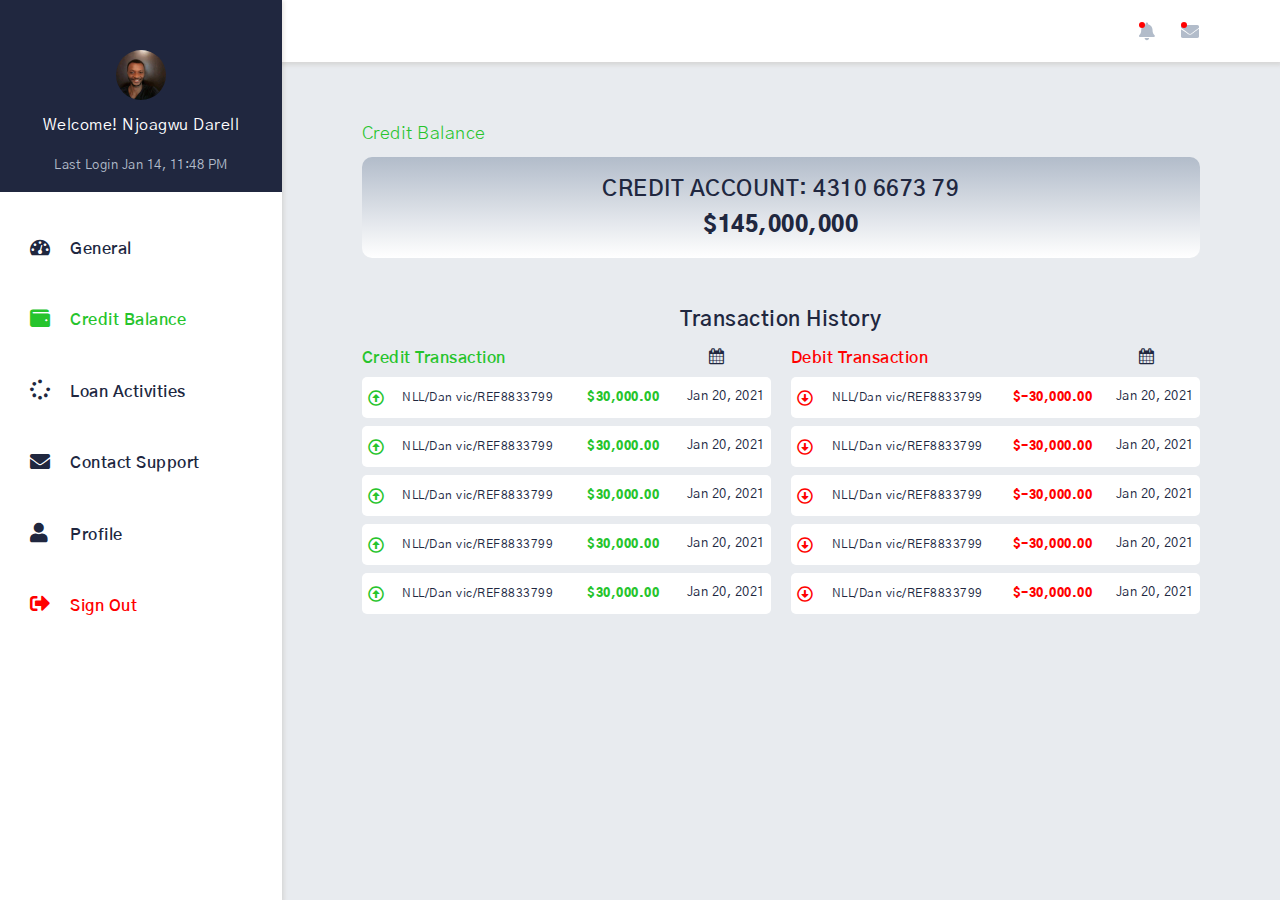
<file: credit-balance.html>
<!DOCTYPE html>
<html>
<head>
	<title>Loan Without Limitations</title>
	<meta http-equiv="content-type" content="text/html; charset=UTF-8" />
    <meta charset="utf-8" />
    <meta name="viewport" content="width=device-width, initial-scale=1, maximum-scale=1" />
    <!-- <link rel="preconnect" href="https://fonts.gstatic.com"> -->
<link href="https://fonts.googleapis.com/css2?family=Gothic+A1:wght@100;200;300;400;500;600;700;800;900&display=swap" rel="stylesheet">
	<link rel="stylesheet" type="text/css" href="temp/styles/styles.css">
	  <link rel="stylesheet" type="text/css" href="https://cdnjs.cloudflare.com/ajax/libs/font-awesome/5.11.2/css/all.css">
	  <link rel="stylesheet" href="https://cdnjs.cloudflare.com/ajax/libs/font-awesome/4.7.0/css/font-awesome.min.css">
</head>
<body id="credit-balance" class="dashboard-body">
	<header id="header" class="site-header site-header--dashboard">
		<div class="wrapper">
			<div class="site-header__menu-content--dashboard">
				<nav class="primary-nav primary-nav--dashboard primary-nav--pull-right">
					<ul>
						<li> 
							<div class="notification-dot"></div>
							<a class="fas fa-envelope icons" href=""></a>
						</li>
						<li>
							<div class="notification-dot"></div>
							<a class="fas fa-bell icons" href=""></a>
						</li>
					</ul>
				</nav>
			</div>
			<div id="site-header__dashboard-menu-icon" class="site-header__menu-icon">
				<div class="site-header__menu-icon__middle"></div>
			</div>
		</div>
	</header>
	<div class="modal">
		<div class="side-bar">
			<div class="side-bar__nav-container side-bar__header">
				<div class="side-bar__user-pic">
					<img src="./assets/images/profile_image.jpg">
					<div class="side-bar__username">
						<p>Welcome! <span>Njoagwu Darell</span></p>
					</div>
				</div>
				<div class="side-bar__last-seen">
					<p>Last Login <span>Jan 14, 11:48 PM</span></p>
				</div>
				<!-- <div class="side-bar__item">
					<div class="icons--item">
						<span class="fa fa-dashboard icons--item__icon"></span>
					</div>
					<div class="side-bar__nav-title">General</div>
				</div> -->
			</div>
			<div class="side-bar__nav-container">
				<div class="side-bar__item">
					<div class="icons--item">
						<span class="fa fa-dashboard icons--item__icon"></span>
					</div>
					<div class="side-bar__nav-title"><a href="dashboard.html">General</a></div>
				</div>
			</div>
			<div class="side-bar__nav-container">
				<div class="side-bar__item">
					<div class="icons--item active">
						<span class="fas fa-wallet icons--item__icon"></span>
					</div>
					<div class="side-bar__nav-title"><a href="credit-balance.html" class="active">Credit Balance</a></div>
				</div>
			</div>
			<div class="side-bar__nav-container">
				<div class="side-bar__item">
					<div class="icons--item">
						<span class="fas fa-spinner icons--item__icon"></span>
					</div>
					<div class="side-bar__nav-title"><a href="loan-activities.html">Loan Activities</a></div>
				</div>
			</div>
			<div class="side-bar__nav-container">
				<div class="side-bar__item">
					<div class="icons--item">
						<span class="fas fa-envelope  icons--item__icon"></span>
					</div>
					<div class="side-bar__nav-title"><a href="contact-support.html">Contact Support</a></div>
				</div>
			</div>
			<div class="side-bar__nav-container">
				<div class="side-bar__item">
					<div class="icons--item">
						<span class="fas fa-user icons--item__icon"></span>
					</div>
					<div class="side-bar__nav-title"><a href="profile.html">Profile</a></div>
				</div>
			</div>
			<div class="side-bar__nav-container">
				<div class="side-bar__item">
					<div class="icons--item active--red">
						<span class="fas fa-sign-out-alt icons--item__icon"></span>
					</div>
					<div class="side-bar__nav-title"><a href="profile.html" class="active--red">Sign Out</a></div>
				</div>
			</div>
		</div>
	</div>
	<div id="dashboard-content" class="dashboard-content">
		<div class="wrapper section-pad--t">
			<h3 class="generic-text generic-text--thin dashboard-content__heading">Credit Balance</h3>
			<div class="dashboard-content__container">
				<div class="credit-balance">
					<div class="credit-balance__account section-pad--block-t section-pad--block-b">
						<div class="credit-balance__details">
							<span class="credit-balance__acc-num">CREDIT ACCOUNT: </span>
							<span class="credit-balance__acc-num">4310 6673 79</span>
						</div>
						<div class="credit-balance__amount">$145,000,000</div>
					</div>
					<div class="credit-balance__history section-pad--t">
						<h3 class="heading heading--no-space-down heading--6 heading--center">Transaction History</h3>
						<div class="credit-balance__history-container row row--gutter">
							<div class="row__col-6">
								<div class="credit-balance__history-header">
									<div class="credit-balance__history-title active"><h4 class="heading heading--5">Credit Transaction</h4></div>
									<div class="credit-balance__history-calendar"><a id="credit-calendar" href="" class="fa fa-calendar"></a></div>
								</div>
								<div class="credit-balance__history-each">
									<div class="credit-balance__history-each-container">
										<div class="credit-balance__transaction-detail">
											<div class="credit-balance__arrow-container">
												<i class="far fa-arrow-alt-circle-up active"></i>
											</div>
											<div class="credit-balance__ref-digit">
												<div class="credit-balance__ref"><p class="credit-balance__ref-text">NLL/Dan vic/REF8833799</p></div>
												<div class="credit-balance__digit"><p class="credit-balance__digit-text active">$30,000.00</p></div>
											</div>
										</div>
										<div  class="credit-balance__transaction-date">
											<p class="credit-balance__transaction-date-text">Jan 20, 2021</p>
										</div>
									</div>
								</div>
								<div class="credit-balance__history-each">
									<div class="credit-balance__history-each-container">
										<div class="credit-balance__transaction-detail">
											<div class="credit-balance__arrow-container">
												<i class="far fa-arrow-alt-circle-up active"></i>
											</div>
											<div class="credit-balance__ref-digit">
												<div class="credit-balance__ref"><p class="credit-balance__ref-text">NLL/Dan vic/REF8833799</p></div>
												<div class="credit-balance__digit"><p class="credit-balance__digit-text active">$30,000.00</p></div>
											</div>
										</div>
										<div  class="credit-balance__transaction-date">
											<p class="credit-balance__transaction-date-text">Jan 20, 2021</p>
										</div>
									</div>
								</div>
								<div class="credit-balance__history-each">
									<div class="credit-balance__history-each-container">
										<div class="credit-balance__transaction-detail">
											<div class="credit-balance__arrow-container">
												<i class="far fa-arrow-alt-circle-up active"></i>
											</div>
											<div class="credit-balance__ref-digit">
												<div class="credit-balance__ref"><p class="credit-balance__ref-text">NLL/Dan vic/REF8833799</p></div>
												<div class="credit-balance__digit"><p class="credit-balance__digit-text active">$30,000.00</p></div>
											</div>
										</div>
										<div  class="credit-balance__transaction-date">
											<p class="credit-balance__transaction-date-text">Jan 20, 2021</p>
										</div>
									</div>
								</div>
								<div class="credit-balance__history-each">
									<div class="credit-balance__history-each-container">
										<div class="credit-balance__transaction-detail">
											<div class="credit-balance__arrow-container">
												<i class="far fa-arrow-alt-circle-up active"></i>
											</div>
											<div class="credit-balance__ref-digit">
												<div class="credit-balance__ref"><p class="credit-balance__ref-text">NLL/Dan vic/REF8833799</p></div>
												<div class="credit-balance__digit"><p class="credit-balance__digit-text active">$30,000.00</p></div>
											</div>
										</div>
										<div  class="credit-balance__transaction-date">
											<p class="credit-balance__transaction-date-text">Jan 20, 2021</p>
										</div>
									</div>
								</div>
								<div class="credit-balance__history-each">
									<div class="credit-balance__history-each-container">
										<div class="credit-balance__transaction-detail">
											<div class="credit-balance__arrow-container">
												<i class="far fa-arrow-alt-circle-up active"></i>
											</div>
											<div class="credit-balance__ref-digit">
												<div class="credit-balance__ref"><p class="credit-balance__ref-text">NLL/Dan vic/REF8833799</p></div>
												<div class="credit-balance__digit"><p class="credit-balance__digit-text active">$30,000.00</p></div>
											</div>
										</div>
										<div  class="credit-balance__transaction-date">
											<p class="credit-balance__transaction-date-text">Jan 20, 2021</p>
										</div>
									</div>
								</div>
							</div>
							<div class="row__col-6">
								<div class="credit-balance__history-header">
									<div class="credit-balance__history-title active--red"><h4 class="heading heading--5">Debit Transaction</h4></div>
									<div  class="credit-balance__history-calendar"><a id="debit-calendar" href="" class="fa fa-calendar"></a></div>
								</div>
								<div class="credit-balance__history-each">
									<div class="credit-balance__history-each-container">
										<div class="credit-balance__transaction-detail">
											<div class="credit-balance__arrow-container">
												<i class="far fa-arrow-alt-circle-down active--red"></i>
											</div>
											<div class="credit-balance__ref-digit">
												<div class="credit-balance__ref"><p class="credit-balance__ref-text">NLL/Dan vic/REF8833799</p></div>
												<div class="credit-balance__digit"><p class="credit-balance__digit-text active--red">$-30,000.00</p></div>
											</div>
										</div>
										<div  class="credit-balance__transaction-date">
											<p class="credit-balance__transaction-date-text">Jan 20, 2021</p>
										</div>
									</div>
								</div>
								<div class="credit-balance__history-each">
									<div class="credit-balance__history-each-container">
										<div class="credit-balance__transaction-detail">
											<div class="credit-balance__arrow-container">
												<i class="far fa-arrow-alt-circle-down active--red"></i>
											</div>
											<div class="credit-balance__ref-digit">
												<div class="credit-balance__ref"><p class="credit-balance__ref-text">NLL/Dan vic/REF8833799</p></div>
												<div class="credit-balance__digit"><p class="credit-balance__digit-text active--red">$-30,000.00</p></div>
											</div>
										</div>
										<div  class="credit-balance__transaction-date">
											<p class="credit-balance__transaction-date-text">Jan 20, 2021</p>
										</div>
									</div>
								</div>
								<div class="credit-balance__history-each">
									<div class="credit-balance__history-each-container">
										<div class="credit-balance__transaction-detail">
											<div class="credit-balance__arrow-container">
												<i class="far fa-arrow-alt-circle-down active--red"></i>
											</div>
											<div class="credit-balance__ref-digit">
												<div class="credit-balance__ref"><p class="credit-balance__ref-text">NLL/Dan vic/REF8833799</p></div>
												<div class="credit-balance__digit"><p class="credit-balance__digit-text active--red">$-30,000.00</p></div>
											</div>
										</div>
										<div  class="credit-balance__transaction-date">
											<p class="credit-balance__transaction-date-text">Jan 20, 2021</p>
										</div>
									</div>
								</div>
								<div class="credit-balance__history-each">
									<div class="credit-balance__history-each-container">
										<div class="credit-balance__transaction-detail">
											<div class="credit-balance__arrow-container">
												<i class="far fa-arrow-alt-circle-down active--red"></i>
											</div>
											<div class="credit-balance__ref-digit">
												<div class="credit-balance__ref"><p class="credit-balance__ref-text">NLL/Dan vic/REF8833799</p></div>
												<div class="credit-balance__digit"><p class="credit-balance__digit-text active--red">$-30,000.00</p></div>
											</div>
										</div>
										<div  class="credit-balance__transaction-date">
											<p class="credit-balance__transaction-date-text">Jan 20, 2021</p>
										</div>
									</div>
								</div>
								<div class="credit-balance__history-each">
									<div class="credit-balance__history-each-container">
										<div class="credit-balance__transaction-detail">
											<div class="credit-balance__arrow-container">
												<i class="far fa-arrow-alt-circle-down active--red"></i>
											</div>
											<div class="credit-balance__ref-digit">
												<div class="credit-balance__ref"><p class="credit-balance__ref-text">NLL/Dan vic/REF8833799</p></div>
												<div class="credit-balance__digit"><p class="credit-balance__digit-text active--red">$-30,000.00</p></div>
											</div>
										</div>
										<div  class="credit-balance__transaction-date">
											<p class="credit-balance__transaction-date-text">Jan 20, 2021</p>
										</div>
									</div>
								</div>
							</div>
						</div>
					</div>
				</div>
			</div>
		</div>
	</div>
	<div id="credit-modal-calendar-filter" class="modal--calendar-filter">
		<div id="credit-calendar-filter-content" class="modal--calendar-filter__content">
			<div class="modal--calendar-filter__from-to">
				<div class="modal--calendar-filter__from">
					<p class="modal--calendar-filter__date-text">From Date:</p>
					<div class="modal--calendar-filter__date"><p id="fromdate">2021-01-08</p></div>
					<div class="modal--calendar-filter__cal"><a id="from" href="" class="modal--calendar-filter__from-icon fa fa-calendar"></a></div>
				</div>
				<div class="modal--calendar-filter__to">
					<p class="modal--calendar-filter__date-text">To Date:</p>
					<div class="modal--calendar-filter__date"><p id="todate">2021-01-08</p></div>
					<div class="modal--calendar-filter__cal"><a id="to" href="" class="modal--calendar-filter__to-icon fa fa-calendar"></a></div>
				</div>
			</div>
			<a id="apply" href="#" class="btn btn--active btn--full-width btn--center-text btn--font-light btn--centralize">APPLY</a>
			<a id="close"  href="" class="modal--calendar-filter__close btn  btn--center-text btn--font-red btn--centralize">CLOSE</a>
		</div>
	</div>
	<div id="calendar-box" class="calendar-box">
		<i id="nav-arrow-left" class="calendar-box__angle-left fas fa-angle-left"></i>
		<i id="nav-arrow-right" class="calendar-box__angle-right fas fa-angle-right"></i>
		<div class="calendar-box__year-list">
			<!--p elements with class calendar-box__each-year-text are 
			dynamically created by js on this space -->
		</div>
		<div class="calendar-box__heading">
			<h4 class="calendar-box__heading-year">
				<!-- year text is generated dynamically here -->
			</h4>
			<h3 class="calendar-box__heading-date-month">
				<!-- month and date text is generated dynamically here -->
			</h3>
		</div>
		
		<!-- end of calendar body-->
		
		<div class="calendar-box__cancel-ok">
			<div id="calendar-box__cancel" class="calendar-box__cancel"><span id="cancel">cancel</span></div>
			<div class="calendar-box__ok"><span id="ok">ok</span></div>
		</div>
	</div>
	<script src="./temp/scripts/App.js"></script>
</body>
</html>
</file>
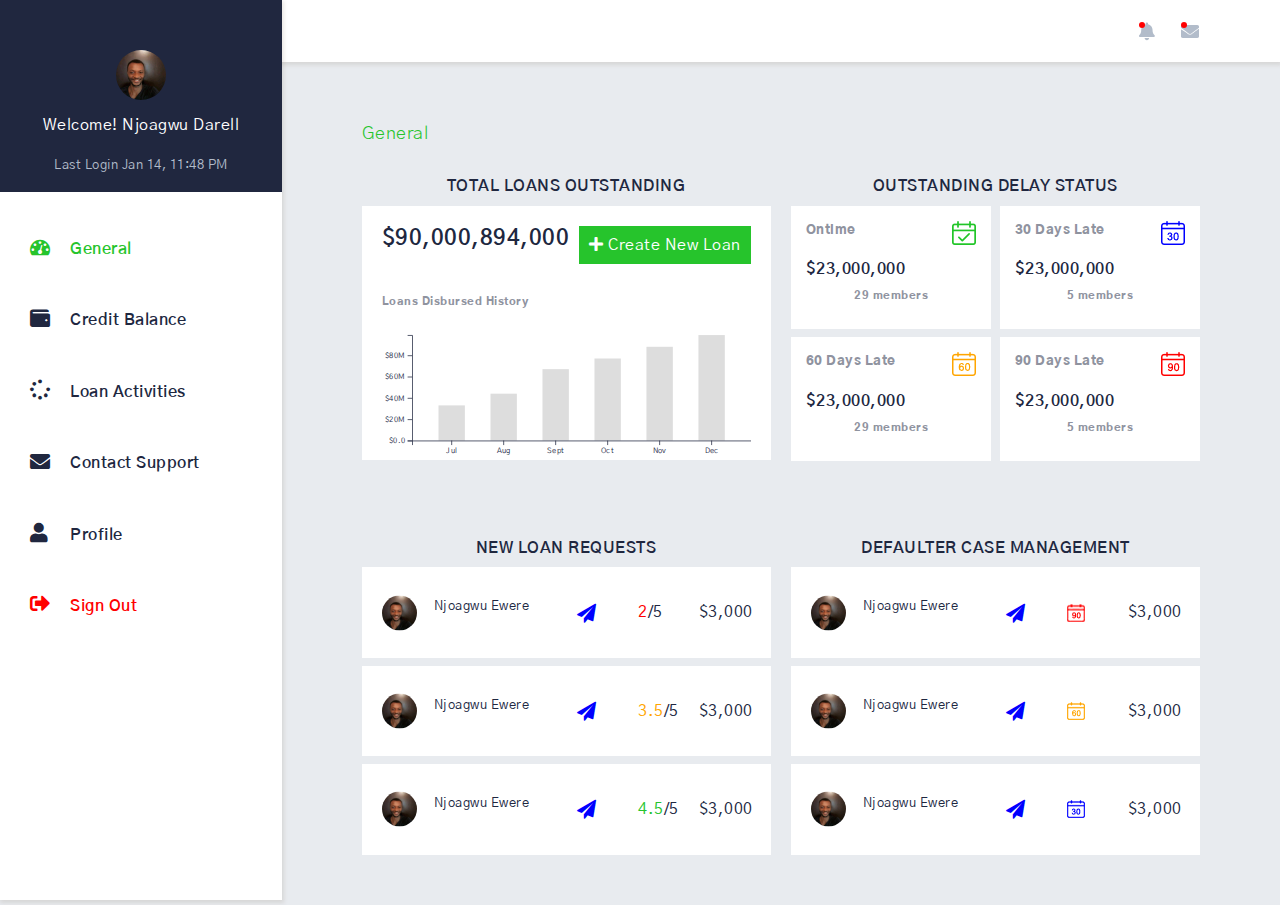
<file: dashboard.html>
<!DOCTYPE html>
<html>
<head>
	<title>Loan Without Limitations</title>
	<meta http-equiv="content-type" content="text/html; charset=UTF-8" />
    <meta charset="utf-8" />
    <meta name="viewport" content="width=device-width, initial-scale=1, maximum-scale=1" />
    <!-- <link rel="preconnect" href="https://fonts.gstatic.com"> -->
<link href="https://fonts.googleapis.com/css2?family=Gothic+A1:wght@100;200;300;400;500;600;700;800;900&display=swap" rel="stylesheet">
	<link rel="stylesheet" type="text/css" href="temp/styles/styles.css">
	  <link rel="stylesheet" type="text/css" href="https://cdnjs.cloudflare.com/ajax/libs/font-awesome/5.11.2/css/all.css">
	  <link rel="stylesheet" href="https://cdnjs.cloudflare.com/ajax/libs/font-awesome/4.7.0/css/font-awesome.min.css">
</head>
<body class="dashboard-body">
	<header id="header" class="site-header site-header--dashboard">
		<div class="wrapper">
			<div class="site-header__menu-content--dashboard">
				<nav class="primary-nav primary-nav--dashboard primary-nav--pull-right">
					<ul>
						<li> 
							<div class="notification-dot"></div>
							<a class="fas fa-envelope icons" href=""></a>
						</li>
						<li>
							<div class="notification-dot"></div>
							<a class="fas fa-bell icons" href=""></a>
						</li>
					</ul>
				</nav>
			</div>
			<div id="site-header__dashboard-menu-icon" class="site-header__menu-icon">
				<div class="site-header__menu-icon__middle"></div>
			</div>
		</div>
	</header>
	<div class="modal">
		<div class="side-bar">
			<div class="side-bar__nav-container side-bar__header">
				<div class="side-bar__user-pic">
					<img src="./assets/images/profile_image.jpg">
					<div class="side-bar__username">
						<p>Welcome! <span>Njoagwu Darell</span></p>
					</div>
				</div>
				<div class="side-bar__last-seen">
					<p>Last Login <span>Jan 14, 11:48 PM</span></p>
				</div>
				<!-- <div class="side-bar__item">
					<div class="icons--item">
						<span class="fa fa-dashboard icons--item__icon"></span>
					</div>
					<div class="side-bar__nav-title">General</div>
				</div> -->
			</div>
			<div class="side-bar__nav-container">
				<div class="side-bar__item">
					<div class="icons--item active">
						<span class="fa fa-dashboard icons--item__icon"></span>
					</div>
					<div class="side-bar__nav-title"><a href="#" class="active">General</a></div>
				</div>
			</div>
			<div class="side-bar__nav-container">
				<div class="side-bar__item">
					<div class="icons--item">
						<span class="fas fa-wallet icons--item__icon"></span>
					</div>
					<div class="side-bar__nav-title"><a href="credit-balance.html">Credit Balance</a></div>
				</div>
			</div>
			<div class="side-bar__nav-container">
				<div class="side-bar__item">
					<div class="icons--item">
						<span class="fas fa-spinner icons--item__icon"></span>
					</div>
					<div class="side-bar__nav-title"><a href="loan-activities.html">Loan Activities</a></div>
				</div>
			</div>
			<div class="side-bar__nav-container">
				<div class="side-bar__item">
					<div class="icons--item">
						<span class="fas fa-envelope  icons--item__icon"></span>
					</div>
					<div class="side-bar__nav-title"><a href="contact-support.html">Contact Support</a></div>
				</div>
			</div>
			<div class="side-bar__nav-container">
				<div class="side-bar__item">
					<div class="icons--item">
						<span class="fas fa-user icons--item__icon"></span>
					</div>
					<div class="side-bar__nav-title"><a href="profile.html">Profile</a></div>
				</div>
			</div>
			<div class="side-bar__nav-container">
				<div class="side-bar__item">
					<div class="icons--item active--red">
						<span class="fas fa-sign-out-alt icons--item__icon"></span>
					</div>
					<div class="side-bar__nav-title"><a href="profile.html" class="active--red">Sign Out</a></div>
				</div>
			</div>
		</div>
	</div>
	<div id="dashboard-content" class="dashboard-content">
		<div class="wrapper section-pad--t">
			<h3 class="generic-text generic-text--thin dashboard-content__heading">General</h3>
			<div class="dashboard-content__container">
				<div class="dashboard-content__history-status row row--gutter">
					<div class="dashboard-content__history row__col-6">
						<h4 class="heading heading--center heading--space-down  heading--5">TOTAL LOANS OUTSTANDING</h4>
						<div id="dash" class="dashboard-content__history-card section-pad--block-t section-pad--block-l section-pad--block-r">
							<div class="dashboard-content__amount-new">
								<div class="dashboard-content__disbursed-amount">$90,000,894,000</div>
								<div class="dashboard-content__create-new-loan"><a href="" class="dashboard-content__new-loan-link"><span class="fas fa-plus"></span> Create New Loan</a></div>
							</div>
							<h6 class="generic-text generic-text--p-up">Loans Disbursed History</h6>
						</div>
					</div>
					<div class="dashboard-content__status row__col-6">
						<h4 class="heading heading--center heading--space-down  heading--5">OUTSTANDING DELAY STATUS</h4>
						<div class="dashboard-content__status-container">
							<div class="dashboard-content__status-each-container">
								<div class="dashboard-content__status-each">
									<div class="dashboard-content__status-each-head">
										<div>
											<h6 class="generic-text generic-text--thick generic-text--thick-no-p-up">Ontime</h6>
											<h4 class="heading  heading--5">$23,000,000</h4>
										</div>
										<div>
											<img class="dashboard-content__calender" src="assets/images/ontime-icon.png">
										</div>
									</div>
									<h6 class="generic-text generic-text--center">29 members</h6>
								</div>
								<div class="dashboard-content__status-each">
									<div class="dashboard-content__status-each-head">
										<div>
											<h6 class="generic-text generic-text--thick generic-text--thick-no-p-up">30 Days Late</h6>
											<h4 class="heading  heading--5">$23,000,000</h4>
										</div>
										<div>
											<img class="dashboard-content__calender" src="assets/images/calendar-30.png">
										</div>
									</div>
									<h6 class="generic-text generic-text--center">5 members</h6>
								</div>
							</div>
							<div class="dashboard-content__status-each-container">
								<div class="dashboard-content__status-each">
									<div class="dashboard-content__status-each-head">
										<div>
											<h6 class="generic-text generic-text--thick generic-text--thick-no-p-up">60 Days Late</h6>
											<h4 class="heading  heading--5">$23,000,000</h4>
										</div>
										<div>
											<img class="dashboard-content__calender" src="assets/images/calendar-60.png">
										</div>
									</div>
									<h6 class="generic-text generic-text--center">29 members</h6>
								</div>
								<div class="dashboard-content__status-each">
									<div class="dashboard-content__status-each-head">
										<div>
											<h6 class="generic-text generic-text--thick generic-text--thick-no-p-up">90 Days Late</h6>
											<h4 class="heading  heading--5">$23,000,000</h4>
										</div>
										<div>
											<img class="dashboard-content__calender" src="assets/images/calendar-90.png">
										</div>
									</div>
									<h6 class="generic-text generic-text--center">5 members</h6>
								</div>
							</div>
						</div>
					</div>
				</div>
				<div class="loan-users section-pad--t section-pad--b row row--gutter">
					<div class="loan-users__requesters row__col-6">
						<h4 class="heading heading--center heading--space-down  heading--5">NEW LOAN REQUESTS</h4>
						<div class="loan-users__each section-pad--block-l section-pad--block-r section-pad--block-t section-pad--block-b">
							<div class="loan-users__info">
								<div class="loan-users__pix-container">
									<img src="./assets/images/profile_image.jpg" class="loan-users__pix">
								</div>
								<div class="loan-users__name-container">
									<p class="loan-users__name">Njoagwu Ewere</p>
								</div>
							</div>
							<div class="loan-users__info">
								<div class="loan-users__info-each loan-users__info-each--message">
									<a href="" class="fa fa-paper-plane" aria-hidden="true"></a>
								</div>
								<div class="loan-users__info-each">
									<p class="loan-users__overall-rate"><span class="loan-users__approval-rate-red">2</span>/5</p>
								</div>
								<div class="loan-users__info-each">
									<p class="loan-users__loan-amount">$3,000</p>
								</div>
							</div>
						</div>
						<div class="loan-users__each section-pad--block-l section-pad--block-r section-pad--block-t section-pad--block-b">
							<div class="loan-users__info">
								<div class="loan-users__pix-container">
									<img src="./assets/images/profile_image.jpg" class="loan-users__pix">
								</div>
								<div class="loan-users__name-container">
									<p class="loan-users__name">Njoagwu Ewere</p>
								</div>
							</div>
							<div class="loan-users__info">
								<div class="loan-users__info-each loan-users__info-each--message">
									<a href="" class="fa fa-paper-plane" aria-hidden="true"></a>
								</div>
								<div class="loan-users__info-each">
									<p class="loan-users__overall-rate"><span class="loan-users__approval-rate-orange">3.5</span>/5</p>
								</div>
								<div class="loan-users__info-each">
									<p class="loan-users__loan-amount">$3,000</p>
								</div>
							</div>
						</div>
						<div class="loan-users__each section-pad--block-l section-pad--block-r section-pad--block-t section-pad--block-b">
							<div class="loan-users__info">
								<div class="loan-users__pix-container">
									<img src="./assets/images/profile_image.jpg" class="loan-users__pix">
								</div>
								<div class="loan-users__name-container">
									<p class="loan-users__name">Njoagwu Ewere</p>
								</div>
							</div>
							<div class="loan-users__info">
								<div class="loan-users__info-each loan-users__info-each--message">
									<a href="" class="fa fa-paper-plane" aria-hidden="true"></a>
								</div>
								<div class="loan-users__info-each">
									<p class="loan-users__overall-rate"><span class="loan-users__approval-rate-green">4.5</span>/5</p>
								</div>
								<div class="loan-users__info-each">
									<p class="loan-users__loan-amount">$3,000</p>
								</div>
							</div>
						</div>
					</div>
					<div class="loan-users__requesters row__col-6">
						<h4 class="heading heading--center heading--space-down  heading--5">DEFAULTER CASE MANAGEMENT</h4>
						<div class="loan-users__each section-pad--block-l section-pad--block-r section-pad--block-t section-pad--block-b">
							<div class="loan-users__info">
								<div class="loan-users__pix-container">
									<img src="./assets/images/profile_image.jpg" class="loan-users__pix">
								</div>
								<div class="loan-users__name-container">
									<p class="loan-users__name">Njoagwu Ewere</p>
								</div>
							</div>
							<div class="loan-users__info">
								<div class="loan-users__info-each loan-users__info-each--message">
									<a href="" class="fa fa-paper-plane" aria-hidden="true"></a>
								</div>
								<div class="loan-users__info-each">
									<img class="loan-users__defaulters-calendar" src="assets/images/defaulters-calendar-90.png">
								</div>
								<div class="loan-users__info-each">
									<p class="loan-users__loan-amount">$3,000</p>
								</div>
							</div>
						</div>
						<div class="loan-users__each section-pad--block-l section-pad--block-r section-pad--block-t section-pad--block-b">
							<div class="loan-users__info">
								<div class="loan-users__pix-container">
									<img src="./assets/images/profile_image.jpg" class="loan-users__pix">
								</div>
								<div class="loan-users__name-container">
									<p class="loan-users__name">Njoagwu Ewere</p>
								</div>
							</div>
							<div class="loan-users__info">
								<div class="loan-users__info-each loan-users__info-each--message">
									<a href="" class="fa fa-paper-plane" aria-hidden="true"></a>
								</div>
								<div class="loan-users__info-each">
									<img class="loan-users__defaulters-calendar" src="assets/images/defaulters-calendar-60.png">
								</div>
								<div class="loan-users__info-each">
									<p class="loan-users__loan-amount">$3,000</p>
								</div>
							</div>
						</div>
						<div class="loan-users__each section-pad--block-l section-pad--block-r section-pad--block-t section-pad--block-b">
							<div class="loan-users__info">
								<div class="loan-users__pix-container">
									<img src="./assets/images/profile_image.jpg" class="loan-users__pix">
								</div>
								<div class="loan-users__name-container">
									<p class="loan-users__name">Njoagwu Ewere</p>
								</div>
							</div>
							<div class="loan-users__info">
								<div class="loan-users__info-each loan-users__info-each--message">
									<a href="" class="fa fa-paper-plane" aria-hidden="true"></a>
								</div>
								<div class="loan-users__info-each">
									<img class="loan-users__defaulters-calendar" src="assets/images/defaulters-calendar-30.png">
								</div>
								<div class="loan-users__info-each">
									<p class="loan-users__loan-amount">$3,000</p>
								</div>
							</div>
						</div>
					</div>
				</div>
			</div>
		</div>
	</div>
	<script src="./temp/scripts/App.js"></script>
</body>
</html>
</file>
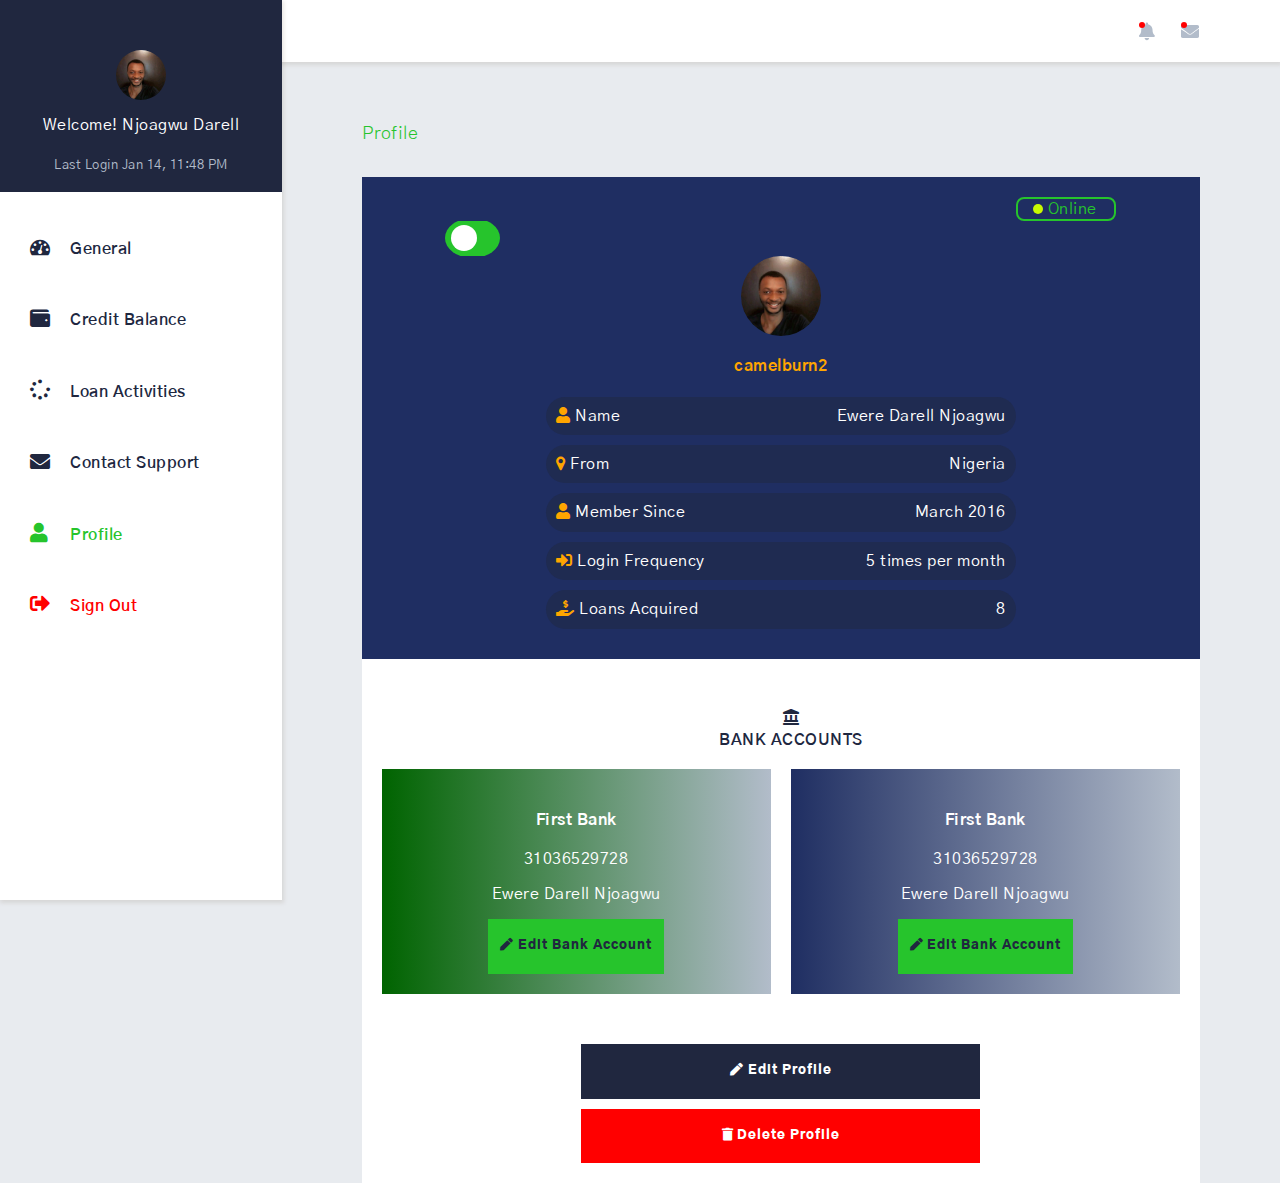
<file: profile.html>
<!DOCTYPE html>
<html>
<head>
	<title>Loan Without Limitations</title>
	<meta http-equiv="content-type" content="text/html; charset=UTF-8" />
    <meta charset="utf-8" />
    <meta name="viewport" content="width=device-width, initial-scale=1, maximum-scale=1" />
    <!-- <link rel="preconnect" href="https://fonts.gstatic.com"> -->
<link href="https://fonts.googleapis.com/css2?family=Gothic+A1:wght@100;200;300;400;500;600;700;800;900&display=swap" rel="stylesheet">
	<link rel="stylesheet" type="text/css" href="temp/styles/styles.css">
	  <link rel="stylesheet" type="text/css" href="https://cdnjs.cloudflare.com/ajax/libs/font-awesome/5.11.2/css/all.css">
	  <link rel="stylesheet" href="https://cdnjs.cloudflare.com/ajax/libs/font-awesome/4.7.0/css/font-awesome.min.css">
</head>
<body id="profile" class="dashboard-body">
	<header id="header" class="site-header site-header--dashboard">
		<div class="wrapper">
			<div class="site-header__menu-content--dashboard">
				<nav class="primary-nav primary-nav--dashboard primary-nav--pull-right">
					<ul>
						<li> 
							<div class="notification-dot"></div>
							<a class="fas fa-envelope icons" href=""></a>
						</li>
						<li>
							<div class="notification-dot"></div>
							<a class="fas fa-bell icons" href=""></a>
						</li>
					</ul>
				</nav>
			</div>
			<div id="site-header__dashboard-menu-icon" class="site-header__menu-icon">
				<div class="site-header__menu-icon__middle"></div>
			</div>
		</div>
	</header>
	<div class="modal">
		<div class="side-bar">
			<div class="side-bar__nav-container side-bar__header">
				<div class="side-bar__user-pic">
					<img src="./assets/images/profile_image.jpg">
					<div class="side-bar__username">
						<p>Welcome! <span>Njoagwu Darell</span></p>
					</div>
				</div>
				<div class="side-bar__last-seen">
					<p>Last Login <span>Jan 14, 11:48 PM</span></p>
				</div>
				<!-- <div class="side-bar__item">
					<div class="icons--item">
						<span class="fa fa-dashboard icons--item__icon"></span>
					</div>
					<div class="side-bar__nav-title">General</div>
				</div> -->
			</div>
			<div class="side-bar__nav-container">
				<div class="side-bar__item">
					<div class="icons--item">
						<span class="fa fa-dashboard icons--item__icon"></span>
					</div>
					<div class="side-bar__nav-title"><a href="dashboard.html">General</a></div>
				</div>
			</div>
			<div class="side-bar__nav-container">
				<div class="side-bar__item">
					<div class="icons--item">
						<span class="fas fa-wallet icons--item__icon"></span>
					</div>
					<div class="side-bar__nav-title"><a href="credit-balance.html" >Credit Balance</a></div>
				</div>
			</div>
			<div class="side-bar__nav-container">
				<div class="side-bar__item">
					<div class="icons--item">
						<span class="fas fa-spinner icons--item__icon"></span>
					</div>
					<div class="side-bar__nav-title"><a href="loan-activities.html">Loan Activities</a></div>
				</div>
			</div>
			<div class="side-bar__nav-container">
				<div class="side-bar__item">
					<div class="icons--item">
						<span class="fas fa-envelope  icons--item__icon"></span>
					</div>
					<div class="side-bar__nav-title"><a href="contact-support.html">Contact Support</a></div>
				</div>
			</div>
			<div class="side-bar__nav-container">
				<div class="side-bar__item">
					<div class="icons--item active">
						<span class="fas fa-user icons--item__icon"></span>
					</div>
					<div class="side-bar__nav-title"><a href="profile.html" class="active">Profile</a></div>
				</div>
			</div>
			<div class="side-bar__nav-container">
				<div class="side-bar__item">
					<div class="icons--item active--red">
						<span class="fas fa-sign-out-alt icons--item__icon"></span>
					</div>
					<div class="side-bar__nav-title"><a href="profile.html" class="active--red">Sign Out</a></div>
				</div>
			</div>
		</div>
	</div>
	<div id="dashboard-content" class="dashboard-content">
		<div class="wrapper section-pad--t">
			<h3 class="generic-text generic-text--thin dashboard-content__heading">Profile</h3>
			<div class="dashboard-content__container section-pad--block-t">	
				<div class="profile section-pad--block-t">
                    <div class="profile__id-info">  
                        <div id="profile-state" class="profile__state">
                            <div class="profile__user-state">
                                <div class="profile__user-status-dot"></div>
                                <div class="profile__user-status-text">Online</div>
                            </div>
                        </div>
						<div id="profile-state-switch" class="profile__state-switch" style="background: red">
							<div class="toggle-switch">
								<div class="toggle-switch__bg"></div>
								<div class="toggle-switch__circle"></div>
							</div>
						</div>
                        <img class="profile__image" src="./assets/images/profile_image.jpg">
                        <div class="profile__username"><h4>camelburn2</h4></div>
                    </div>
                    <div class="profile__basic-info section-pad--block-b">
						<div class="profile__entry">
                            <div>
                                <span class="profile__entry-icon fas fa-user"></span>
                                <span class="profile__entry-name">Name</span>
                            </div>
                            <div class="profile__entry-value"><span>Ewere Darell Njoagwu</span></div>
                        </div>
                        <div class="profile__entry">
                            <div>
                                <span class="profile__entry-icon fa fa-map-marker"></span>
                                <span class="profile__entry-name">From</span>
                            </div>
                            <div class="profile__entry-value"><span>Nigeria</span></div>
                        </div>
                        <div class="profile__entry">
                            <div>
                                <span class="profile__entry-icon fas fa-user"></span>
                                <span class="profile__entry-name">Member Since</span>
                            </div>
                            <div class="profile__entry-value"><span>March 2016</span></div>
                        </div>
                        <div class="profile__entry">
                            <div>
                                <span class="profile__entry-icon fas fa-sign-in-alt"></span>
                                <span class="profile__entry-name">Login Frequency</span>
                            </div>
                            <div class="profile__entry-value"><span>5 times per month</span></div>
                        </div>
                        <div class="profile__entry">
                            <div>
                                <span class="profile__entry-icon fas fa-hand-holding-usd"></span>
                                <span class="profile__entry-name">Loans Acquired</span>
                            </div>
                            <div class="profile__entry-value"><span>8</span></div>
                        </div>
                    </div>
					<div class="profile__bank-accounts section-pad--t  section-pad--block-l section-pad--block-b">
						<span class="fas fa-landmark profile__bank-icon"></span>
						<h4 class="profile__account-head heading heading--5 heading--center">BANK ACCOUNTS</h4>
						<div class="row row--gutter section-pad--block-r">
							<div class="row__col-6">
								<div class="profile__each-account section-pad--block-t ">
									<div class="profile__bank-details section-pad--block-b section-pad--block-t">
										<div>
											<h4>First Bank</h4>
											<p>31036529728</p>
											<p>Ewere Darell Njoagwu</p>
											<a href="" class="btn btn-centralize btn--center-text btn--active"><span class="fas fa-pen"></span> Edit Bank Account</a>
										</div>
									</div>
								</div>
							</div>
							<div class="row__col-6">
								<div class="profile__each-account section-pad--block-t">
									<div class="profile__bank-details  profile__bank-details--blue section-pad--block-b section-pad--block-t">
										<div>
											<h4>First Bank</h4>
											<p>31036529728</p>
											<p>Ewere Darell Njoagwu</p>
											<a href="" class="btn btn-centralize btn--center-text btn--active"><span class="fas fa-pen"></span> Edit Bank Account</a>
										</div>
									</div>
								</div>
							</div>
						</div>
						<div class="section-pad--block-r">
							<div class="profile__edit-btn">
								<a href="" class="btn  btn--center-text btn--primary"><span class="fas fa-pen"></span> Edit Profile</a>
							</div>
							<div id="delete-btn" class="profile__delete-btn">
								<a href="" class="btn btn--center-text btn--red"><span class="fas fa-trash"></span> Delete Profile</a>
							</div>
						</div>
					</div>
                </div>
			</div>
		</div>
	</div>
	<div id="delete-window" class="universal-modal">
		<div class="universal-modal__container">
			<div class="profile__delete-pop section-pad--block-t section-pad--block-b">
				<h4 class="heading heading--center">Are you sure you want to delete your profile?</h4>
				<div class="profile__del-confirm">
					<div class="universal-modal__delete-no">
						<a href="" class="btn btn--center-text btn--active btn--font-light universal-modal--off">No</a>
					</div>
					<div><a href="" class="btn btn--center-text btn--red btn--font-light">Yes</a></div>	
				</div>
			</div>
		</div>
	</div>
	<script src="./temp/scripts/App.js"></script>
</body>
</html>
</file>
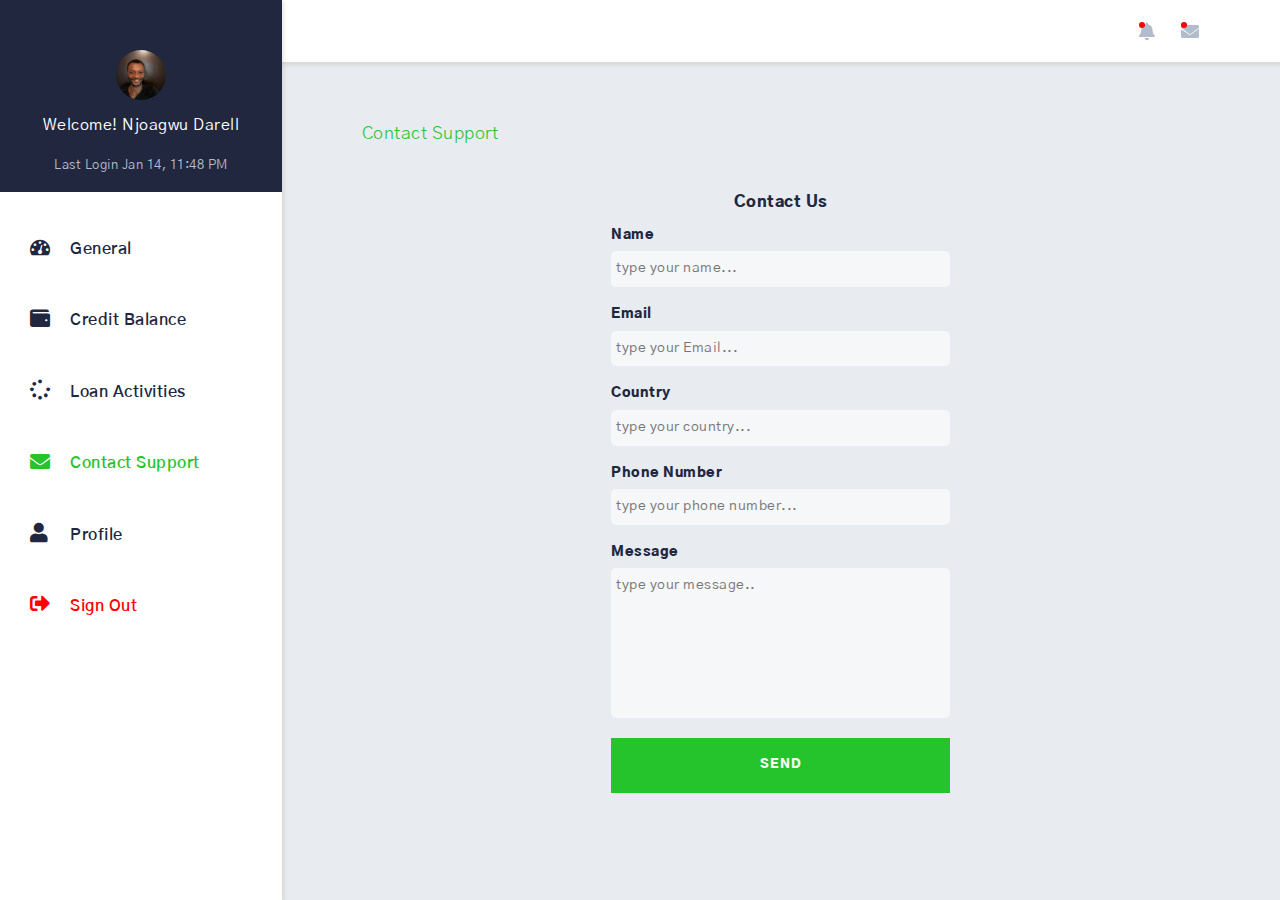
<file: client-pages/contact-support.html>
<!DOCTYPE html>
<html>
<head>
	<title>Loan Without Limitations</title>
	<meta http-equiv="content-type" content="text/html; charset=UTF-8" />
    <meta charset="utf-8" />
    <meta name="viewport" content="width=device-width, initial-scale=1, maximum-scale=1" />
    <!-- <link rel="preconnect" href="https://fonts.gstatic.com"> -->
<link href="https://fonts.googleapis.com/css2?family=Gothic+A1:wght@100;200;300;400;500;600;700;800;900&display=swap" rel="stylesheet">
	<link rel="stylesheet" type="text/css" href="../temp/styles/styles.css">
	  <link rel="stylesheet" type="text/css" href="https://cdnjs.cloudflare.com/ajax/libs/font-awesome/5.11.2/css/all.css">
	  <link rel="stylesheet" href="https://cdnjs.cloudflare.com/ajax/libs/font-awesome/4.7.0/css/font-awesome.min.css">
</head>
<body id="profile" class="dashboard-body">
	<header id="header" class="site-header site-header--dashboard">
		<div class="wrapper">
			<div class="site-header__menu-content--dashboard">
				<nav class="primary-nav primary-nav--dashboard primary-nav--pull-right">
					<ul>
						<li> 
							<div class="notification-dot"></div>
							<a class="fas fa-envelope icons" href="../inbox/user.html"></a>
						</li>
						<li>
							<div class="notification-dot"></div>
							<a class="fas fa-bell icons" href=""></a>
						</li>
					</ul>
				</nav>
			</div>
			<div id="site-header__dashboard-menu-icon" class="site-header__menu-icon">
				<div class="site-header__menu-icon__middle"></div>
			</div>
		</div>
	</header>
	<div class="modal">
		<div class="side-bar">
			<div class="side-bar__nav-container side-bar__header">
				<div class="side-bar__user-pic">
					<img src="../assets/images/profile_image.jpg">
					<div class="side-bar__username">
						<p>Welcome! <span>Njoagwu Darell</span></p>
					</div>
				</div>
				<div class="side-bar__last-seen">
					<p>Last Login <span>Jan 14, 11:48 PM</span></p>
				</div>
				<!-- <div class="side-bar__item">
					<div class="icons--item">
						<span class="fa fa-dashboard icons--item__icon"></span>
					</div>
					<div class="side-bar__nav-title">General</div>
				</div> -->
			</div>
			<div class="side-bar__nav-container">
				<div class="side-bar__item">
					<div class="icons--item">
						<span class="fa fa-dashboard icons--item__icon"></span>
					</div>
					<div class="side-bar__nav-title"><a href="dashboard.html">General</a></div>
				</div>
			</div>
			<div class="side-bar__nav-container">
				<div class="side-bar__item">
					<div class="icons--item">
						<span class="fas fa-wallet icons--item__icon"></span>
					</div>
					<div class="side-bar__nav-title"><a href="credit-balance.html" >Credit Balance</a></div>
				</div>
			</div>
			<div class="side-bar__nav-container">
				<div class="side-bar__item">
					<div class="icons--item">
						<span class="fas fa-spinner icons--item__icon"></span>
					</div>
					<div class="side-bar__nav-title"><a href="loan-activities.html">Loan Activities</a></div>
				</div>
			</div>
			<div class="side-bar__nav-container">
				<div class="side-bar__item">
					<div class="icons--item active">
						<span class="fas fa-envelope  icons--item__icon"></span>
					</div>
					<div class="side-bar__nav-title"><a href="contact-support.html" class="active">Contact Support</a></div>
				</div>
			</div>
			<div class="side-bar__nav-container">
				<div class="side-bar__item">
					<div class="icons--item">
						<span class="fas fa-user icons--item__icon"></span>
					</div>
					<div class="side-bar__nav-title"><a href="profile.html">Profile</a></div>
				</div>
			</div>
			<div class="side-bar__nav-container">
				<div class="side-bar__item">
					<div class="icons--item active--red">
						<span class="fas fa-sign-out-alt icons--item__icon"></span>
					</div>
					<div class="side-bar__nav-title"><a href="profile.html" class="active--red">Sign Out</a></div>
				</div>
			</div>
		</div>
	</div>
	<div id="dashboard-content" class="dashboard-content">
		<div class="wrapper section-pad--t">
			<h3 class="generic-text generic-text--thin dashboard-content__heading">Contact Support</h3>
			<div class="dashboard-content__container section-pad--block-t">	
				<div class="wrapper wrapper--100">
			<div class="contact-us__container">
				<form class="form">
					<div class="form__container">
						<h3 class="form__heading">Contact Us</h3>
						<div class="form__group">
							<label class="form__label">Name</label>
							<input class="form__input" type="text" name="name" placeholder="type your name...">
						</div>
						<div class="form__group">
							<label class="form__label">Email</label>
							<input class="form__input" type="email" name="email" placeholder="type your Email...">
						</div>
						<div class="form__group">
							<label class="form__label">Country</label>
							<input class="form__input" type="text" name="country" placeholder="type your country...">
						</div>
						<div class="form__group">
							<label class="form__label">Phone Number</label>
							<input class="form__input" type="text" name="country" placeholder="type your phone number...">
						</div>
						<div class="form__group">
							<label class="form__label">Message</label>
							<textarea class="form__text-box form__input" placeholder="type your message.."></textarea>
						</div>
						<input type="submit" value="SEND" name="submit" class="btn btn--active btn--font-light btn--center-text btn--full-width">
					</div>
				</form>
			</div>
		</div>
			</div>
		</div>
	</div>
	<div id="delete-window" class="universal-modal">
		<div class="universal-modal__container">
			<div class="profile__delete-pop section-pad--block-t section-pad--block-b">
				<h4 class="heading heading--center">Are you sure you want to delete your profile?</h4>
				<div class="profile__del-confirm">
					<div class="universal-modal__delete-no">
						<a href="" class="btn btn--center-text btn--active btn--font-light universal-modal--off">No</a>
					</div>
					<div><a href="" class="btn btn--center-text btn--red btn--font-light">Yes</a></div>	
				</div>
			</div>
		</div>
	</div>
	<script src="../temp/scripts/App.js"></script>
</body>
</html>
</file>
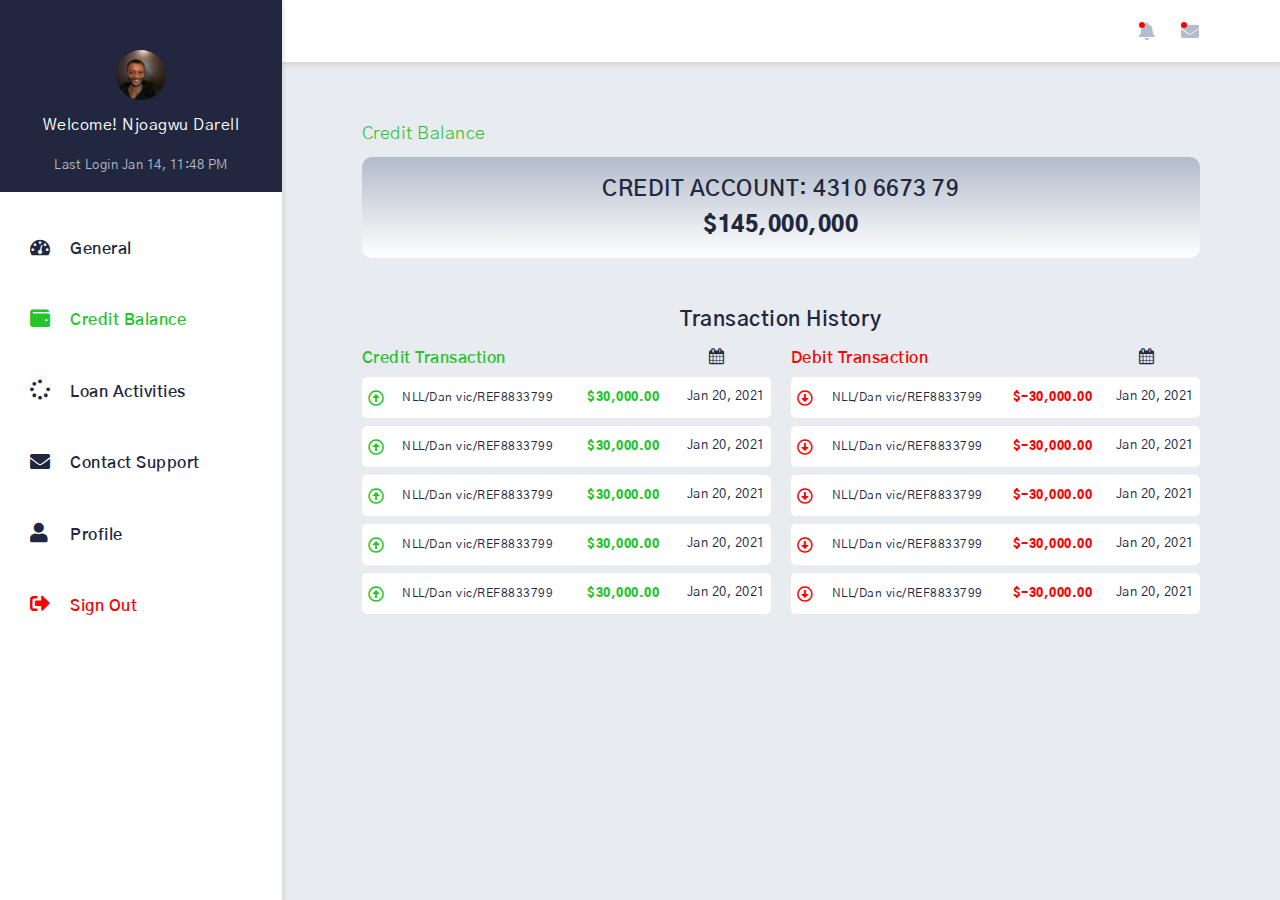
<file: client-pages/credit-balance.html>
<!DOCTYPE html>
<html>
<head>
	<title>Loan Without Limitations</title>
	<meta http-equiv="content-type" content="text/html; charset=UTF-8" />
    <meta charset="utf-8" />
    <meta name="viewport" content="width=device-width, initial-scale=1, maximum-scale=1" />
    <!-- <link rel="preconnect" href="https://fonts.gstatic.com"> -->
<link href="https://fonts.googleapis.com/css2?family=Gothic+A1:wght@100;200;300;400;500;600;700;800;900&display=swap" rel="stylesheet">
	<link rel="stylesheet" type="text/css" href="../temp/styles/styles.css">
	  <link rel="stylesheet" type="text/css" href="https://cdnjs.cloudflare.com/ajax/libs/font-awesome/5.11.2/css/all.css">
	  <link rel="stylesheet" href="https://cdnjs.cloudflare.com/ajax/libs/font-awesome/4.7.0/css/font-awesome.min.css">
</head>
<body id="credit-balance" class="dashboard-body">

	<header id="header" class="site-header site-header--dashboard">
		<div class="wrapper">
			<div class="site-header__menu-content--dashboard">
				<nav class="primary-nav primary-nav--dashboard primary-nav--pull-right">
					<ul>
						<li> 
							<div class="notification-dot"></div>
							<a class="fas fa-envelope icons" href="../inbox/user.html"></a>
						</li>
						<li>
							<div class="notification-dot"></div>
							<a class="fas fa-bell icons" href=""></a>
						</li>
					</ul>
				</nav>
			</div>
			<div id="site-header__dashboard-menu-icon" class="site-header__menu-icon">
				<div class="site-header__menu-icon__middle"></div>
			</div>
		</div>
	</header>
	<div class="modal">
		<div class="side-bar">
			<div class="side-bar__nav-container side-bar__header">
				<div class="side-bar__user-pic">
					<img src="../assets/images/profile_image.jpg">
					<div class="side-bar__username">
						<p>Welcome! <span>Njoagwu Darell</span></p>
					</div>
				</div>
				<div class="side-bar__last-seen">
					<p>Last Login <span>Jan 14, 11:48 PM</span></p>
				</div>
				<!-- <div class="side-bar__item">
					<div class="icons--item">
						<span class="fa fa-dashboard icons--item__icon"></span>
					</div>
					<div class="side-bar__nav-title">General</div>
				</div> -->
			</div>
			<div class="side-bar__nav-container">
				<div class="side-bar__item">
					<div class="icons--item">
						<span class="fa fa-dashboard icons--item__icon"></span>
					</div>
					<div class="side-bar__nav-title"><a href="dashboard.html">General</a></div>
				</div>
			</div>
			<div class="side-bar__nav-container">
				<div class="side-bar__item">
					<div class="icons--item active">
						<span class="fas fa-wallet icons--item__icon"></span>
					</div>
					<div class="side-bar__nav-title"><a href="credit-balance.html" class="active">Credit Balance</a></div>
				</div>
			</div>
			<div class="side-bar__nav-container">
				<div class="side-bar__item">
					<div class="icons--item">
						<span class="fas fa-spinner icons--item__icon"></span>
					</div>
					<div class="side-bar__nav-title"><a href="loan-activities.html">Loan Activities</a></div>
				</div>
			</div>
			<div class="side-bar__nav-container">
				<div class="side-bar__item">
					<div class="icons--item">
						<span class="fas fa-envelope  icons--item__icon"></span>
					</div>
					<div class="side-bar__nav-title"><a href="contact-support.html">Contact Support</a></div>
				</div>
			</div>
			<div class="side-bar__nav-container">
				<div class="side-bar__item">
					<div class="icons--item">
						<span class="fas fa-user icons--item__icon"></span>
					</div>
					<div class="side-bar__nav-title"><a href="profile.html">Profile</a></div>
				</div>
			</div>
			<div class="side-bar__nav-container">
				<div class="side-bar__item">
					<div class="icons--item active--red">
						<span class="fas fa-sign-out-alt icons--item__icon"></span>
					</div>
					<div class="side-bar__nav-title"><a href="profile.html" class="active--red">Sign Out</a></div>
				</div>
			</div>
		</div>
	</div>
	<div id="dashboard-content" class="dashboard-content">
		<div class="wrapper section-pad--t">
			<h3 class="generic-text generic-text--thin dashboard-content__heading">Credit Balance</h3>
			<div class="dashboard-content__container">
				<div class="credit-balance">
					<div class="credit-balance__account section-pad--block-t section-pad--block-b">
						<div class="credit-balance__details">
							<span class="credit-balance__acc-num">CREDIT ACCOUNT: </span>
							<span class="credit-balance__acc-num">4310 6673 79</span>
						</div>
						<div class="credit-balance__amount">$145,000,000</div>
					</div>
					<div class="credit-balance__history section-pad--t">
						<h3 class="heading heading--no-space-down heading--6 heading--center">Transaction History</h3>
						<div class="credit-balance__history-container row row--gutter">
							<div class="row__col-6">
								<div class="credit-balance__history-header">
									<div class="credit-balance__history-title active"><h4 class="heading heading--5">Credit Transaction</h4></div>
									<div class="credit-balance__history-calendar"><a id="credit-calendar" href="" class="fa fa-calendar"></a></div>
								</div>
								<div class="credit-balance__history-each">
									<div class="credit-balance__history-each-container">
										<div class="credit-balance__transaction-detail">
											<div class="credit-balance__arrow-container">
												<i class="far fa-arrow-alt-circle-up active"></i>
											</div>
											<div class="credit-balance__ref-digit">
												<div class="credit-balance__ref"><p class="credit-balance__ref-text">NLL/Dan vic/REF8833799</p></div>
												<div class="credit-balance__digit"><p class="credit-balance__digit-text active">$30,000.00</p></div>
											</div>
										</div>
										<div  class="credit-balance__transaction-date">
											<p class="credit-balance__transaction-date-text">Jan 20, 2021</p>
										</div>
									</div>
								</div>
								<div class="credit-balance__history-each">
									<div class="credit-balance__history-each-container">
										<div class="credit-balance__transaction-detail">
											<div class="credit-balance__arrow-container">
												<i class="far fa-arrow-alt-circle-up active"></i>
											</div>
											<div class="credit-balance__ref-digit">
												<div class="credit-balance__ref"><p class="credit-balance__ref-text">NLL/Dan vic/REF8833799</p></div>
												<div class="credit-balance__digit"><p class="credit-balance__digit-text active">$30,000.00</p></div>
											</div>
										</div>
										<div  class="credit-balance__transaction-date">
											<p class="credit-balance__transaction-date-text">Jan 20, 2021</p>
										</div>
									</div>
								</div>
								<div class="credit-balance__history-each">
									<div class="credit-balance__history-each-container">
										<div class="credit-balance__transaction-detail">
											<div class="credit-balance__arrow-container">
												<i class="far fa-arrow-alt-circle-up active"></i>
											</div>
											<div class="credit-balance__ref-digit">
												<div class="credit-balance__ref"><p class="credit-balance__ref-text">NLL/Dan vic/REF8833799</p></div>
												<div class="credit-balance__digit"><p class="credit-balance__digit-text active">$30,000.00</p></div>
											</div>
										</div>
										<div  class="credit-balance__transaction-date">
											<p class="credit-balance__transaction-date-text">Jan 20, 2021</p>
										</div>
									</div>
								</div>
								<div class="credit-balance__history-each">
									<div class="credit-balance__history-each-container">
										<div class="credit-balance__transaction-detail">
											<div class="credit-balance__arrow-container">
												<i class="far fa-arrow-alt-circle-up active"></i>
											</div>
											<div class="credit-balance__ref-digit">
												<div class="credit-balance__ref"><p class="credit-balance__ref-text">NLL/Dan vic/REF8833799</p></div>
												<div class="credit-balance__digit"><p class="credit-balance__digit-text active">$30,000.00</p></div>
											</div>
										</div>
										<div  class="credit-balance__transaction-date">
											<p class="credit-balance__transaction-date-text">Jan 20, 2021</p>
										</div>
									</div>
								</div>
								<div class="credit-balance__history-each">
									<div class="credit-balance__history-each-container">
										<div class="credit-balance__transaction-detail">
											<div class="credit-balance__arrow-container">
												<i class="far fa-arrow-alt-circle-up active"></i>
											</div>
											<div class="credit-balance__ref-digit">
												<div class="credit-balance__ref"><p class="credit-balance__ref-text">NLL/Dan vic/REF8833799</p></div>
												<div class="credit-balance__digit"><p class="credit-balance__digit-text active">$30,000.00</p></div>
											</div>
										</div>
										<div  class="credit-balance__transaction-date">
											<p class="credit-balance__transaction-date-text">Jan 20, 2021</p>
										</div>
									</div>
								</div>
							</div>
							<div class="row__col-6">
								<div class="credit-balance__history-header">
									<div class="credit-balance__history-title active--red"><h4 class="heading heading--5">Debit Transaction</h4></div>
									<div  class="credit-balance__history-calendar"><a id="debit-calendar" href="" class="fa fa-calendar"></a></div>
								</div>
								<div class="credit-balance__history-each">
									<div class="credit-balance__history-each-container">
										<div class="credit-balance__transaction-detail">
											<div class="credit-balance__arrow-container">
												<i class="far fa-arrow-alt-circle-down active--red"></i>
											</div>
											<div class="credit-balance__ref-digit">
												<div class="credit-balance__ref"><p class="credit-balance__ref-text">NLL/Dan vic/REF8833799</p></div>
												<div class="credit-balance__digit"><p class="credit-balance__digit-text active--red">$-30,000.00</p></div>
											</div>
										</div>
										<div  class="credit-balance__transaction-date">
											<p class="credit-balance__transaction-date-text">Jan 20, 2021</p>
										</div>
									</div>
								</div>
								<div class="credit-balance__history-each">
									<div class="credit-balance__history-each-container">
										<div class="credit-balance__transaction-detail">
											<div class="credit-balance__arrow-container">
												<i class="far fa-arrow-alt-circle-down active--red"></i>
											</div>
											<div class="credit-balance__ref-digit">
												<div class="credit-balance__ref"><p class="credit-balance__ref-text">NLL/Dan vic/REF8833799</p></div>
												<div class="credit-balance__digit"><p class="credit-balance__digit-text active--red">$-30,000.00</p></div>
											</div>
										</div>
										<div  class="credit-balance__transaction-date">
											<p class="credit-balance__transaction-date-text">Jan 20, 2021</p>
										</div>
									</div>
								</div>
								<div class="credit-balance__history-each">
									<div class="credit-balance__history-each-container">
										<div class="credit-balance__transaction-detail">
											<div class="credit-balance__arrow-container">
												<i class="far fa-arrow-alt-circle-down active--red"></i>
											</div>
											<div class="credit-balance__ref-digit">
												<div class="credit-balance__ref"><p class="credit-balance__ref-text">NLL/Dan vic/REF8833799</p></div>
												<div class="credit-balance__digit"><p class="credit-balance__digit-text active--red">$-30,000.00</p></div>
											</div>
										</div>
										<div  class="credit-balance__transaction-date">
											<p class="credit-balance__transaction-date-text">Jan 20, 2021</p>
										</div>
									</div>
								</div>
								<div class="credit-balance__history-each">
									<div class="credit-balance__history-each-container">
										<div class="credit-balance__transaction-detail">
											<div class="credit-balance__arrow-container">
												<i class="far fa-arrow-alt-circle-down active--red"></i>
											</div>
											<div class="credit-balance__ref-digit">
												<div class="credit-balance__ref"><p class="credit-balance__ref-text">NLL/Dan vic/REF8833799</p></div>
												<div class="credit-balance__digit"><p class="credit-balance__digit-text active--red">$-30,000.00</p></div>
											</div>
										</div>
										<div  class="credit-balance__transaction-date">
											<p class="credit-balance__transaction-date-text">Jan 20, 2021</p>
										</div>
									</div>
								</div>
								<div class="credit-balance__history-each">
									<div class="credit-balance__history-each-container">
										<div class="credit-balance__transaction-detail">
											<div class="credit-balance__arrow-container">
												<i class="far fa-arrow-alt-circle-down active--red"></i>
											</div>
											<div class="credit-balance__ref-digit">
												<div class="credit-balance__ref"><p class="credit-balance__ref-text">NLL/Dan vic/REF8833799</p></div>
												<div class="credit-balance__digit"><p class="credit-balance__digit-text active--red">$-30,000.00</p></div>
											</div>
										</div>
										<div  class="credit-balance__transaction-date">
											<p class="credit-balance__transaction-date-text">Jan 20, 2021</p>
										</div>
									</div>
								</div>
							</div>
						</div>
					</div>
				</div>
			</div>
		</div>
	</div>
	<div id="credit-modal-calendar-filter" class="modal--calendar-filter">
		<div id="credit-calendar-filter-content" class="modal--calendar-filter__content">
			<div class="modal--calendar-filter__from-to">
				<div class="modal--calendar-filter__from">
					<p class="modal--calendar-filter__date-text">From Date:</p>
					<div class="modal--calendar-filter__date"><p id="fromdate">2021-01-08</p></div>
					<div class="modal--calendar-filter__cal"><a id="from" href="" class="modal--calendar-filter__from-icon fa fa-calendar"></a></div>
				</div>
				<div class="modal--calendar-filter__to">
					<p class="modal--calendar-filter__date-text">To Date:</p>
					<div class="modal--calendar-filter__date"><p id="todate">2021-01-08</p></div>
					<div class="modal--calendar-filter__cal"><a id="to" href="" class="modal--calendar-filter__to-icon fa fa-calendar"></a></div>
				</div>
			</div>
			<a id="apply" href="#" class="btn btn--active btn--full-width btn--center-text btn--font-light btn--centralize">APPLY</a>
			<a id="close"  href="" class="modal--calendar-filter__close btn  btn--center-text btn--font-red btn--centralize">CLOSE</a>
		</div>
	</div>
	<div id="calendar-box" class="calendar-box">
		<i id="nav-arrow-left" class="calendar-box__angle-left fas fa-angle-left"></i>
		<i id="nav-arrow-right" class="calendar-box__angle-right fas fa-angle-right"></i>
		<div class="calendar-box__year-list">
			<!--p elements with class calendar-box__each-year-text are 
			dynamically created by js on this space -->
		</div>
		<div class="calendar-box__heading">
			<h4 class="calendar-box__heading-year">
				<!-- year text is generated dynamically here -->
			</h4>
			<h3 class="calendar-box__heading-date-month">
				<!-- month and date text is generated dynamically here -->
			</h3>
		</div>
		
		<!-- end of calendar body-->
		
		<div class="calendar-box__cancel-ok">
			<div id="calendar-box__cancel" class="calendar-box__cancel"><span id="cancel">cancel</span></div>
			<div class="calendar-box__ok"><span id="ok">ok</span></div>
		</div>
	</div>
	<script src="../temp/scripts/App.js"></script>
</body>
</html>
</file>
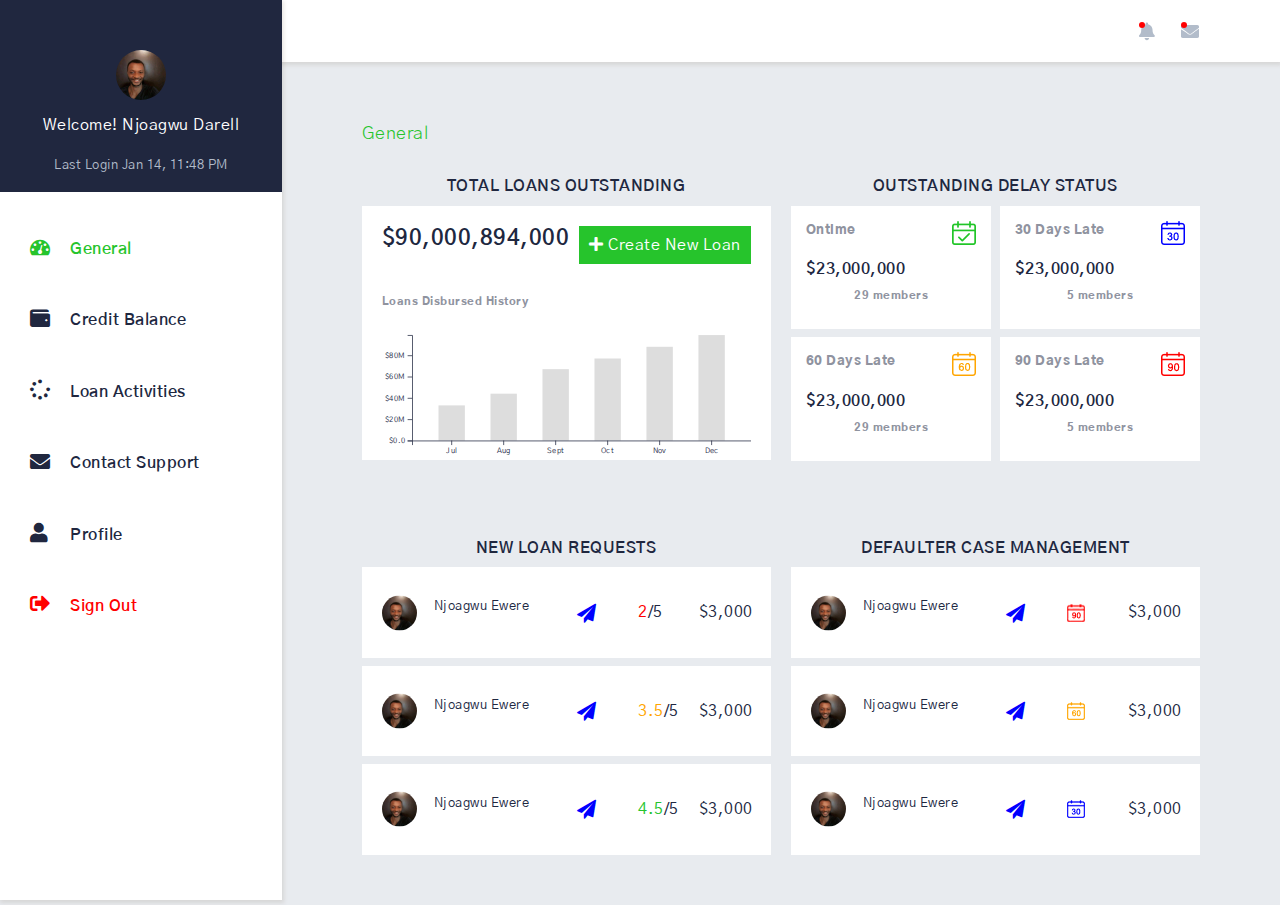
<file: client-pages/dashboard.html>
<!DOCTYPE html>
<html>
<head>
	<title>Loan Without Limitations</title>
	<meta http-equiv="content-type" content="text/html; charset=UTF-8" />
    <meta charset="utf-8" />
    <meta name="viewport" content="width=device-width, initial-scale=1, maximum-scale=1" />
    <!-- <link rel="preconnect" href="https://fonts.gstatic.com"> -->
<link href="https://fonts.googleapis.com/css2?family=Gothic+A1:wght@100;200;300;400;500;600;700;800;900&display=swap" rel="stylesheet">
	<link rel="stylesheet" type="text/css" href="../temp/styles/styles.css">
	  <link rel="stylesheet" type="text/css" href="https://cdnjs.cloudflare.com/ajax/libs/font-awesome/5.11.2/css/all.css">
	  <link rel="stylesheet" href="https://cdnjs.cloudflare.com/ajax/libs/font-awesome/4.7.0/css/font-awesome.min.css">
</head>
<body class="dashboard-body">
	<header id="header" class="site-header site-header--dashboard">
		<div class="wrapper">
			<div class="site-header__menu-content--dashboard">
				<nav class="primary-nav primary-nav--dashboard primary-nav--pull-right">
					<ul>
						<li> 
							<div class="notification-dot"></div>
							<a class="fas fa-envelope icons" href="../inbox/user.html"></a>
						</li>
						<li>
							<div class="notification-dot"></div>
							<a class="fas fa-bell icons" href=""></a>
						</li>
					</ul>
				</nav>
			</div>
			<div id="site-header__dashboard-menu-icon" class="site-header__menu-icon">
				<div class="site-header__menu-icon__middle"></div>
			</div>
		</div>
	</header>
	<div class="modal">
		<div class="side-bar">
			<div class="side-bar__nav-container side-bar__header">
				<div class="side-bar__user-pic">
					<img src="../assets/images/profile_image.jpg">
					<div class="side-bar__username">
						<p>Welcome! <span>Njoagwu Darell</span></p>
					</div>
				</div>
				<div class="side-bar__last-seen">
					<p>Last Login <span>Jan 14, 11:48 PM</span></p>
				</div>
				<!-- <div class="side-bar__item">
					<div class="icons--item">
						<span class="fa fa-dashboard icons--item__icon"></span>
					</div>
					<div class="side-bar__nav-title">General</div>
				</div> -->
			</div>
			<div class="side-bar__nav-container">
				<div class="side-bar__item">
					<div class="icons--item active">
						<span class="fa fa-dashboard icons--item__icon"></span>
					</div>
					<div class="side-bar__nav-title"><a href="#" class="active">General</a></div>
				</div>
			</div>
			<div class="side-bar__nav-container">
				<div class="side-bar__item">
					<div class="icons--item">
						<span class="fas fa-wallet icons--item__icon"></span>
					</div>
					<div class="side-bar__nav-title"><a href="credit-balance.html">Credit Balance</a></div>
				</div>
			</div>
			<div class="side-bar__nav-container">
				<div class="side-bar__item">
					<div class="icons--item">
						<span class="fas fa-spinner icons--item__icon"></span>
					</div>
					<div class="side-bar__nav-title"><a href="loan-activities.html">Loan Activities</a></div>
				</div>
			</div>
			<div class="side-bar__nav-container">
				<div class="side-bar__item">
					<div class="icons--item">
						<span class="fas fa-envelope  icons--item__icon"></span>
					</div>
					<div class="side-bar__nav-title"><a href="contact-support.html">Contact Support</a></div>
				</div>
			</div>
			<div class="side-bar__nav-container">
				<div class="side-bar__item">
					<div class="icons--item">
						<span class="fas fa-user icons--item__icon"></span>
					</div>
					<div class="side-bar__nav-title"><a href="profile.html">Profile</a></div>
				</div>
			</div>
			<div class="side-bar__nav-container">
				<div class="side-bar__item">
					<div class="icons--item active--red">
						<span class="fas fa-sign-out-alt icons--item__icon"></span>
					</div>
					<div class="side-bar__nav-title"><a href="profile.html" class="active--red">Sign Out</a></div>
				</div>
			</div>
		</div>
	</div>
	<div id="dashboard-content" class="dashboard-content">
		<div class="wrapper section-pad--t">
			<h3 class="generic-text generic-text--thin dashboard-content__heading">General</h3>
			<div class="dashboard-content__container">
				<div class="dashboard-content__history-status row row--gutter">
					<div class="dashboard-content__history row__col-6">
						<h4 class="heading heading--center heading--space-down  heading--5">TOTAL LOANS OUTSTANDING</h4>
						<div id="dash" class="dashboard-content__history-card section-pad--block-t section-pad--block-l section-pad--block-r">
							<div class="dashboard-content__amount-new">
								<div class="dashboard-content__disbursed-amount">$90,000,894,000</div>
								<div class="dashboard-content__create-new-loan"><a href="" class="dashboard-content__new-loan-link"><span class="fas fa-plus"></span> Create New Loan</a></div>
							</div>
							<h6 class="generic-text generic-text--p-up">Loans Disbursed History</h6>
						</div>
					</div>
					<div class="dashboard-content__status row__col-6">
						<h4 class="heading heading--center heading--space-down  heading--5">OUTSTANDING DELAY STATUS</h4>
						<div class="dashboard-content__status-container">
							<div class="dashboard-content__status-each-container">
								<div class="dashboard-content__status-each">
									<div class="dashboard-content__status-each-head">
										<div>
											<h6 class="generic-text generic-text--thick generic-text--thick-no-p-up">Ontime</h6>
											<h4 class="heading  heading--5">$23,000,000</h4>
										</div>
										<div>
											<img class="dashboard-content__calender" src="../assets/images/ontime-icon.png">
										</div>
									</div>
									<h6 class="generic-text generic-text--center">29 members</h6>
								</div>
								<div class="dashboard-content__status-each">
									<div class="dashboard-content__status-each-head">
										<div>
											<h6 class="generic-text generic-text--thick generic-text--thick-no-p-up">30 Days Late</h6>
											<h4 class="heading  heading--5">$23,000,000</h4>
										</div>
										<div>
											<img class="dashboard-content__calender" src="../assets/images/calendar-30.png">
										</div>
									</div>
									<h6 class="generic-text generic-text--center">5 members</h6>
								</div>
							</div>
							<div class="dashboard-content__status-each-container">
								<div class="dashboard-content__status-each">
									<div class="dashboard-content__status-each-head">
										<div>
											<h6 class="generic-text generic-text--thick generic-text--thick-no-p-up">60 Days Late</h6>
											<h4 class="heading  heading--5">$23,000,000</h4>
										</div>
										<div>
											<img class="dashboard-content__calender" src="../assets/images/calendar-60.png">
										</div>
									</div>
									<h6 class="generic-text generic-text--center">29 members</h6>
								</div>
								<div class="dashboard-content__status-each">
									<div class="dashboard-content__status-each-head">
										<div>
											<h6 class="generic-text generic-text--thick generic-text--thick-no-p-up">90 Days Late</h6>
											<h4 class="heading  heading--5">$23,000,000</h4>
										</div>
										<div>
											<img class="dashboard-content__calender" src="../assets/images/calendar-90.png">
										</div>
									</div>
									<h6 class="generic-text generic-text--center">5 members</h6>
								</div>
							</div>
						</div>
					</div>
				</div>
				<div class="loan-users section-pad--t section-pad--b row row--gutter">
					<div class="loan-users__requesters row__col-6">
						<h4 class="heading heading--center heading--space-down  heading--5">NEW LOAN REQUESTS</h4>
						<div class="loan-users__each section-pad--block-l section-pad--block-r section-pad--block-t section-pad--block-b">
							<div class="loan-users__info">
								<div class="loan-users__pix-container">
									<img src="../assets/images/profile_image.jpg" class="loan-users__pix">
								</div>
								<div class="loan-users__name-container">
									<p class="loan-users__name">Njoagwu Ewere</p>
								</div>
							</div>
							<div class="loan-users__info">
								<div class="loan-users__info-each loan-users__info-each--message">
									<a href="" class="fa fa-paper-plane" aria-hidden="true"></a>
								</div>
								<div class="loan-users__info-each">
									<p class="loan-users__overall-rate"><span class="loan-users__approval-rate-red">2</span>/5</p>
								</div>
								<div class="loan-users__info-each">
									<p class="loan-users__loan-amount">$3,000</p>
								</div>
							</div>
						</div>
						<div class="loan-users__each section-pad--block-l section-pad--block-r section-pad--block-t section-pad--block-b">
							<div class="loan-users__info">
								<div class="loan-users__pix-container">
									<img src="../assets/images/profile_image.jpg" class="loan-users__pix">
								</div>
								<div class="loan-users__name-container">
									<p class="loan-users__name">Njoagwu Ewere</p>
								</div>
							</div>
							<div class="loan-users__info">
								<div class="loan-users__info-each loan-users__info-each--message">
									<a href="" class="fa fa-paper-plane" aria-hidden="true"></a>
								</div>
								<div class="loan-users__info-each">
									<p class="loan-users__overall-rate"><span class="loan-users__approval-rate-orange">3.5</span>/5</p>
								</div>
								<div class="loan-users__info-each">
									<p class="loan-users__loan-amount">$3,000</p>
								</div>
							</div>
						</div>
						<div class="loan-users__each section-pad--block-l section-pad--block-r section-pad--block-t section-pad--block-b">
							<div class="loan-users__info">
								<div class="loan-users__pix-container">
									<img src="../assets/images/profile_image.jpg" class="loan-users__pix">
								</div>
								<div class="loan-users__name-container">
									<p class="loan-users__name">Njoagwu Ewere</p>
								</div>
							</div>
							<div class="loan-users__info">
								<div class="loan-users__info-each loan-users__info-each--message">
									<a href="" class="fa fa-paper-plane" aria-hidden="true"></a>
								</div>
								<div class="loan-users__info-each">
									<p class="loan-users__overall-rate"><span class="loan-users__approval-rate-green">4.5</span>/5</p>
								</div>
								<div class="loan-users__info-each">
									<p class="loan-users__loan-amount">$3,000</p>
								</div>
							</div>
						</div>
					</div>
					<div class="loan-users__requesters row__col-6">
						<h4 class="heading heading--center heading--space-down  heading--5">DEFAULTER CASE MANAGEMENT</h4>
						<div class="loan-users__each section-pad--block-l section-pad--block-r section-pad--block-t section-pad--block-b">
							<div class="loan-users__info">
								<div class="loan-users__pix-container">
									<img src="../assets/images/profile_image.jpg" class="loan-users__pix">
								</div>
								<div class="loan-users__name-container">
									<p class="loan-users__name">Njoagwu Ewere</p>
								</div>
							</div>
							<div class="loan-users__info">
								<div class="loan-users__info-each loan-users__info-each--message">
									<a href="" class="fa fa-paper-plane" aria-hidden="true"></a>
								</div>
								<div class="loan-users__info-each">
									<img class="loan-users__defaulters-calendar" src="../assets/images/defaulters-calendar-90.png">
								</div>
								<div class="loan-users__info-each">
									<p class="loan-users__loan-amount">$3,000</p>
								</div>
							</div>
						</div>
						<div class="loan-users__each section-pad--block-l section-pad--block-r section-pad--block-t section-pad--block-b">
							<div class="loan-users__info">
								<div class="loan-users__pix-container">
									<img src="../assets/images/profile_image.jpg" class="loan-users__pix">
								</div>
								<div class="loan-users__name-container">
									<p class="loan-users__name">Njoagwu Ewere</p>
								</div>
							</div>
							<div class="loan-users__info">
								<div class="loan-users__info-each loan-users__info-each--message">
									<a href="" class="fa fa-paper-plane" aria-hidden="true"></a>
								</div>
								<div class="loan-users__info-each">
									<img class="loan-users__defaulters-calendar" src="../assets/images/defaulters-calendar-60.png">
								</div>
								<div class="loan-users__info-each">
									<p class="loan-users__loan-amount">$3,000</p>
								</div>
							</div>
						</div>
						<div class="loan-users__each section-pad--block-l section-pad--block-r section-pad--block-t section-pad--block-b">
							<div class="loan-users__info">
								<div class="loan-users__pix-container">
									<img src="../assets/images/profile_image.jpg" class="loan-users__pix">
								</div>
								<div class="loan-users__name-container">
									<p class="loan-users__name">Njoagwu Ewere</p>
								</div>
							</div>
							<div class="loan-users__info">
								<div class="loan-users__info-each loan-users__info-each--message">
									<a href="" class="fa fa-paper-plane" aria-hidden="true"></a>
								</div>
								<div class="loan-users__info-each">
									<img class="loan-users__defaulters-calendar" src="../assets/images/defaulters-calendar-30.png">
								</div>
								<div class="loan-users__info-each">
									<p class="loan-users__loan-amount">$3,000</p>
								</div>
							</div>
						</div>
					</div>
				</div>
			</div>
		</div>
	</div>
	<script src="../temp/scripts/App.js"></script>
</body>
</html>
</file>
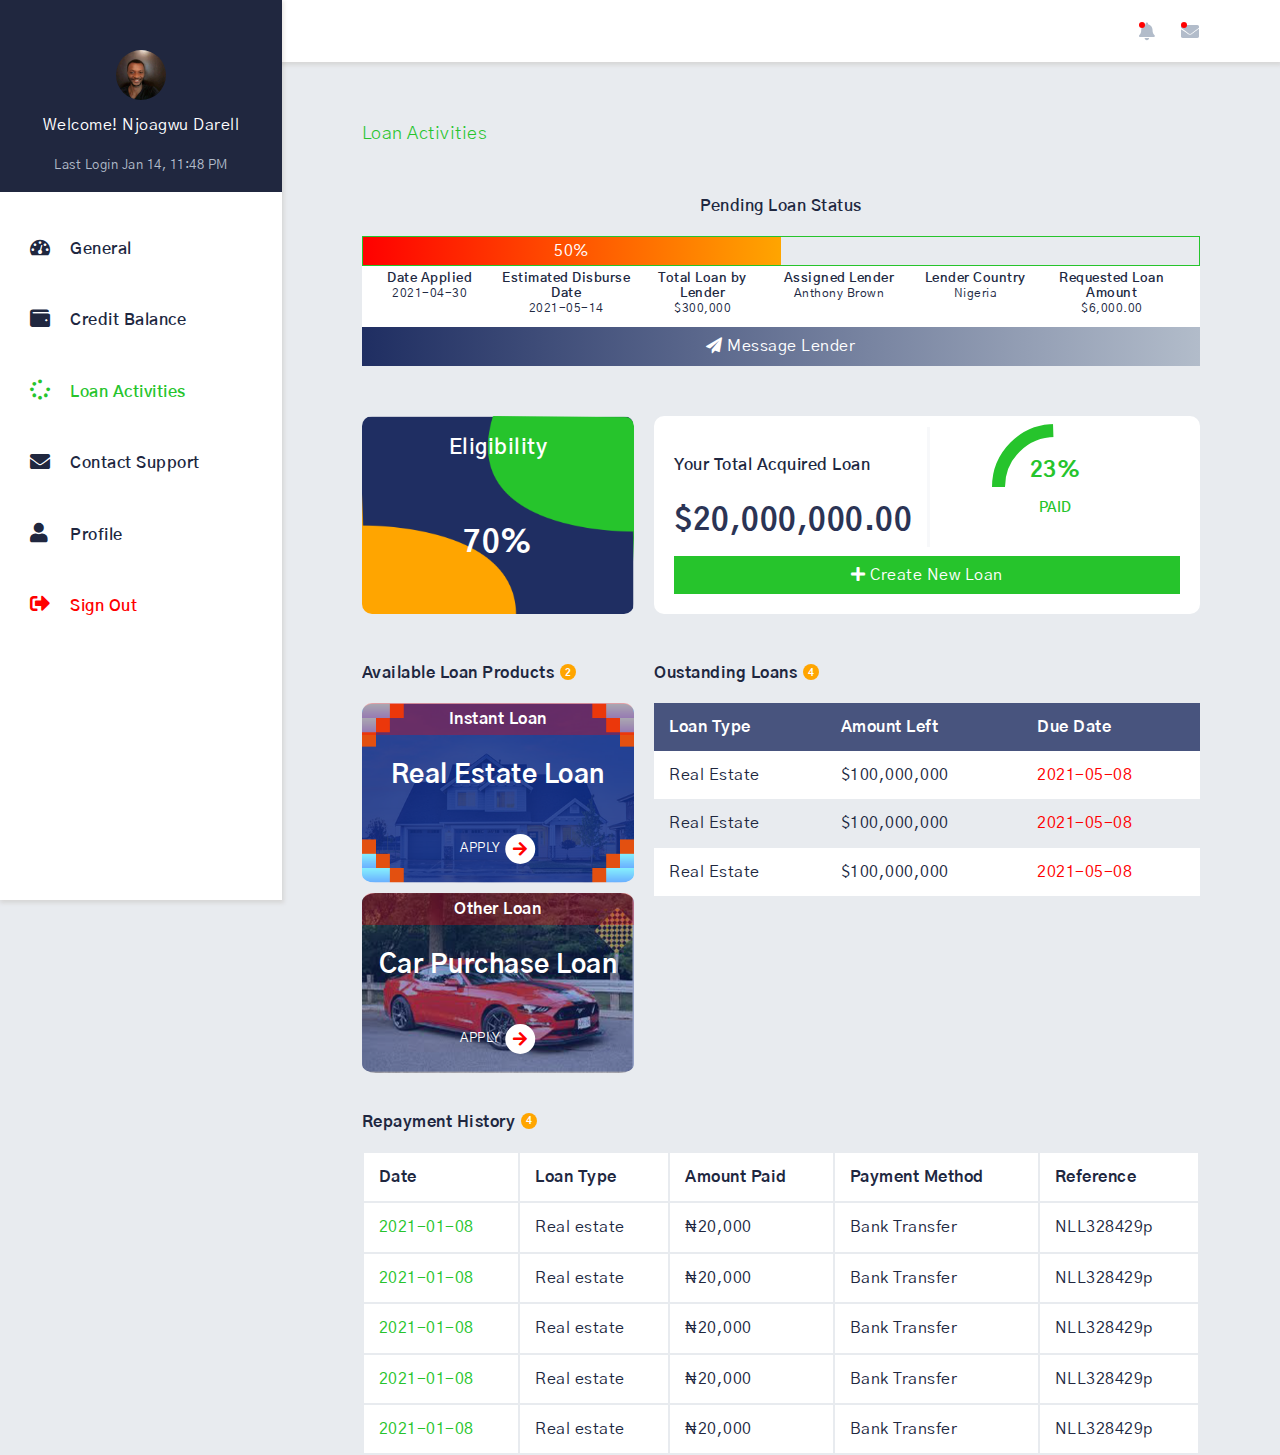
<file: client-pages/loan-activities.html>
<!DOCTYPE html>
<html>
<head>
	<title>Loan Without Limitations</title>
	<meta http-equiv="content-type" content="text/html; charset=UTF-8" />
    <meta charset="utf-8" />
    <meta name="viewport" content="width=device-width, initial-scale=1, maximum-scale=1" />
    <!-- <link rel="preconnect" href="https://fonts.gstatic.com"> -->
<link href="https://fonts.googleapis.com/css2?family=Gothic+A1:wght@100;200;300;400;500;600;700;800;900&display=swap" rel="stylesheet">
	<link rel="stylesheet" type="text/css" href="../temp/styles/styles.css">
	  <link rel="stylesheet" type="text/css" href="https://cdnjs.cloudflare.com/ajax/libs/font-awesome/5.11.2/css/all.css">
	  <link rel="stylesheet" href="https://cdnjs.cloudflare.com/ajax/libs/font-awesome/4.7.0/css/font-awesome.min.css">
</head>
<body id="loan-act" class="dashboard-body">
	<header id="header" class="site-header site-header--dashboard">
		<div class="wrapper">
			<div class="site-header__menu-content--dashboard">
				<nav class="primary-nav primary-nav--dashboard primary-nav--pull-right">
					<ul>
						<li> 
							<div class="notification-dot"></div>
							<a class="fas fa-envelope icons" href="../inbox/user.html"></a>
						</li>
						<li>
							<div class="notification-dot"></div>
							<a class="fas fa-bell icons" href=""></a>
						</li>
					</ul>
				</nav>
			</div>
			<div id="site-header__dashboard-menu-icon" class="site-header__menu-icon">
				<div class="site-header__menu-icon__middle"></div>
			</div>
		</div>
	</header>
	<div class="modal">
		<div class="side-bar">
			<div class="side-bar__nav-container side-bar__header">
				<div class="side-bar__user-pic">
					<img src="../assets/images/profile_image.jpg">
					<div class="side-bar__username">
						<p>Welcome! <span>Njoagwu Darell</span></p>
					</div>
				</div>
				<div class="side-bar__last-seen">
					<p>Last Login <span>Jan 14, 11:48 PM</span></p>
				</div>
				<!-- <div class="side-bar__item">
					<div class="icons--item">
						<span class="fa fa-dashboard icons--item__icon"></span>
					</div>
					<div class="side-bar__nav-title">General</div>
				</div> -->
			</div>
			<div class="side-bar__nav-container">
				<div class="side-bar__item">
					<div class="icons--item">
						<span class="fa fa-dashboard icons--item__icon"></span>
					</div>
					<div class="side-bar__nav-title"><a href="dashboard.html">General</a></div>
				</div>
			</div>
			<div class="side-bar__nav-container">
				<div class="side-bar__item">
					<div class="icons--item">
						<span class="fas fa-wallet icons--item__icon"></span>
					</div>
					<div class="side-bar__nav-title"><a href="credit-balance.html" >Credit Balance</a></div>
				</div>
			</div>
			<div class="side-bar__nav-container">
				<div class="side-bar__item">
					<div class="icons--item active">
						<span class="fas fa-spinner icons--item__icon"></span>
					</div>
					<div class="side-bar__nav-title"><a href="loan-activities.html" class="active">Loan Activities</a></div>
				</div>
			</div>
			<div class="side-bar__nav-container">
				<div class="side-bar__item">
					<div class="icons--item">
						<span class="fas fa-envelope  icons--item__icon"></span>
					</div>
					<div class="side-bar__nav-title"><a href="contact-support.html">Contact Support</a></div>
				</div>
			</div>
			<div class="side-bar__nav-container">
				<div class="side-bar__item">
					<div class="icons--item">
						<span class="fas fa-user icons--item__icon"></span>
					</div>
					<div class="side-bar__nav-title"><a href="profile.html">Profile</a></div>
				</div>
			</div>
			<div class="side-bar__nav-container">
				<div class="side-bar__item">
					<div class="icons--item active--red">
						<span class="fas fa-sign-out-alt icons--item__icon"></span>
					</div>
					<div class="side-bar__nav-title"><a href="profile.html" class="active--red">Sign Out</a></div>
				</div>
			</div>
		</div>
	</div>
	<div id="dashboard-content" class="dashboard-content">
		<div class="wrapper section-pad--t">
			<h3 class="generic-text generic-text--thin dashboard-content__heading">Loan Activities</h3>
			<div class="dashboard-content__container section-pad--block-t">	
				<div class="loan-activities">
					<div class="loan-activities__pending-loan">
						<h4 class="heading heading--center heading--5">Pending Loan Status</h4>
						<div class="pending-loan-status section-pad--block-t">
							<div class="pending-loan-status__container">
								<div class="pending-loan-status__indicator">
									<div class="pending-loan-status__per">50%</div>
								</div>
							</div>
						</div>
						<div class="pending-loan-status__details">
							<div class="pending-loan-status__details-con section-pad--block-r">
								<div class="pending-loan-status__details-each">
										<div class="">
											<div><h4 class="heading heading--center">Date Applied</h4></div>
											<div><p>2021-04-30</p></div>
										</div>
										<div class="">
											<div><h4 class="heading heading--center ">Estimated Disburse Date</h4></div>
											<div><p>2021-05-14</p></div>
										</div>
										<div class="">
											<div><h4 class="heading heading--center">Total Loan by Lender</h4></div>
											<div><p>$300,000</p></div>
										</div>
								</div>
								<div class="pending-loan-status__details-each">
										<div class="">
											<div><h4 class="heading heading--center">Assigned Lender</h4></div>
											<div><p>Anthony Brown</p></div>
										</div>
										<div class="">
											<div><h4 class="heading heading--center">Lender Country</h4></div>
											<div><p>Nigeria</p></div>
										</div>
										<div class="">
											<div><h4 class="heading heading--center">Requested Loan Amount</h4></div>
											<div><p>$6,000.00</p></div>
										</div>
								</div>
							</div>
							<div class="dashboard-content__create-new-loan pending-loan-status__btn">
								<a href="" class="dashboard-content__new-loan-link"><span class="fa fa-paper-plane"></span> Message Lender</a>
							</div>
						</div>
					</div>
					<div class="loan-activities__loan-history section-pad--t">
						<div class="loan-activities__container row row--gutter">
							<div class="row__col-4">
								<div class="loan-activities__eli section-pad--block-t section-pad--block-b">
									<h4 class="heading heading--light heading--center heading--6">Eligibility</h4>
									<div class="section-pad--t">
										<h4 class="loan-activities__bold-digi heading heading--light heading--center section-pad--block-t">70%</h4>
									</div>
								</div>
							</div>
							<div class="row__col-8">
								<div class="loan-activities__acquired section-pad--block-t section-pad--block-l section-pad--block-b section-pad--block-r">
									<div class="loan-activities__acquired-content">
										<div class="loan-activities__damount">
											<h4  class="heading heading--5 ">Your Total Acquired Loan</h4>
											<h4 class="loan-activities__bold-digi heading loan-activities__tlamount">$20,000,000.00</h4>		
										</div>
										<div class="loan-activities__paid">
											<div class="circle-guage">
												<div id="outer" class="circle-guage__default-circle circle-guage__outer-circle circle-guage__common-circle"></div>
												<div id="up-cover" class="circle-guage__up-cover circle-guage__default-circle circle-guage__half-moon circle-guage__common-circle circle-guage__half-moon--up"></div>
												<div id="up" class="circle-guage__default-circle circle-guage__half-moon circle-guage__common-circle circle-guage__half-moon--up"></div>
												<div id="down" class="circle-guage__default-circle circle-guage__half-moon circle-guage__common-circle circle-guage__half-moon--down"></div>
												<div class="circle-guage__default-circle circle-guage__inner-circle">
													<div class="circle-guage__per-num">
														<h4 id="per" class="heading heading--center circle-guage__num">60<span>%</span></h4>
														<h4 class="heading heading--center circle-guage__paid">PAID</h4>
													</div>
												</div>
											</div>
										</div>
									</div>
									<div class="dashboard-content__create-new-loan"><a href="" class="dashboard-content__new-loan-link"><span class="fas fa-plus"></span> Create New Loan</a></div>
								</div>
							</div>
						</div>
					</div>
					<div class="row row--gutter section-pad--ma-t">
						<div class="row__col-4">
							<div class="loan-activities__ava-out section-pad--block-b">
								<div class="loan-activities__ava-out-head"><h4>Available Loan Products</h4></div>
								<div class="loan-activities__ava-out-num"><h4>2</h4></div>
							</div>
							<div class="loan-activities__loan-images">
								<div>
									<picture>
										<source srcset = "../assets/images/realestateloan.png" media="(min-width: 1500px)">	
										<source srcset = "../assets/images/real-estate--no-step.png" media="(min-width: 750px)">	
										<source srcset = "../assets/images/realestateloan.png" media="(min-width: 380px)">	
										<img class="loan-activities__loan-images-all" src="../assets/images/real-estate--no-step.png" alt="">
									</picture>
									<div class="loan-activities__loan-images-content">
										<h4>Instant Loan</h4>
										<p>Real Estate Loan</p>
									</div>	
									<div class="loan-activities__loan-images-footer">
										<div><p>APPLY</p></div>
										<div class="loan-activities__loan-images-icon">
											<span class="fas fa-arrow-right"></span>
										</div>
									</div>
								</div>
								<div>
									<picture>	
										<source class="loan-activities__loan-images-all" srcset = "../assets/images/car-loan.png" media="(min-width: 1500px)">
										<source class="loan-activities__loan-images-all" srcset = "../assets/images/car-loan-no-3.png" media="(min-width: 750px)">
										<source class="loan-activities__loan-images-all" srcset = "../assets/images/car-loan.png" media="(min-width: 380px)">	
										<img class="loan-activities__loan-images-all" src="../assets/images/car-loan-no-3.png" alt="">
									</picture>
									<div class="loan-activities__loan-images-content">
										<h4>Other Loan</h4>
										<p>Car Purchase Loan</p>
									</div>	
									<div class="loan-activities__loan-images-footer">
										<div><p>APPLY</p></div>
										<div class="loan-activities__loan-images-icon">
											<span class="fas fa-arrow-right"></span>
										</div>
									</div>
								</div>
							</div>
						</div>
						<div class="row__col-8">
							<div class="loan-activities__ava-out section-pad--block-b">
								<div class="loan-activities__ava-out-head"><h4>Oustanding Loans</h4></div>
								<div class="loan-activities__ava-out-num"><h4>4</h4></div>
							</div>
							<div class="loan-activities__out">
								<table>
									<tr class="loan-activities__out-heading">
										<th>Loan Type</th>
										<th>Amount Left</th>
										<th>Due Date</th>
									</tr>
									<tr>
										<td>Real Estate</td>
										<td>$100,000,000</td>
										<td class="loan-activities__due-date">2021-05-08</td>
									</tr>
									<tr>
										<td>Real Estate</td>
										<td>$100,000,000</td>
										<td class="loan-activities__due-date">2021-05-08</td
									</tr>
									<tr>
										<td>Real Estate</td>
										<td>$100,000,000</td>
										<td class="loan-activities__due-date">2021-05-08</td
									</tr>
								</table>
							</div>
						</div>
					</div>
					<div class="loan-activities__repayment-history">
						<div class="loan-activities__ava-out section-pad--block-b">
							<div class="loan-activities__ava-out-head"><h4>Repayment History</h4></div>
							<div class="loan-activities__ava-out-num"><h4>4</h4></div>
						</div>
						<div class="loan-activities__repayment-contain">
							<table class="loan-activities__repayment-table-desk">
								<tr>
									<th>Date</th>
									<th>Loan Type</th>
									<th>Amount Paid</th>
									<th>Payment Method</th>
									<th>Reference</th>
								</tr>
								<tr>
									<td class="loan-activities__repayment-date">2021-01-08</td>
									<td>Real estate</td>
									<td><span>&#8358;</span>20,000</td>
									<td>Bank Transfer</td>
									<td>NLL328429p</td>
								</tr>
								<tr>
									<td class="loan-activities__repayment-date">2021-01-08</td>
									<td>Real estate</td>
									<td><span>&#8358;</span>20,000</td>
									<td>Bank Transfer</td>
									<td>NLL328429p</td>
								</tr>
								<tr>
									<td class="loan-activities__repayment-date">2021-01-08</td>
									<td>Real estate</td>
									<td><span>&#8358;</span>20,000</td>
									<td>Bank Transfer</td>
									<td>NLL328429p</td>
								</tr>
								<tr>
									<td class="loan-activities__repayment-date">2021-01-08</td>
									<td>Real estate</td>
									<td><span>&#8358;</span>20,000</td>
									<td>Bank Transfer</td>
									<td>NLL328429p</td>
								</tr>
								<tr>
									<td class="loan-activities__repayment-date">2021-01-08</td>
									<td>Real estate</td>
									<td><span>&#8358;</span>20,000</td>
									<td>Bank Transfer</td>
									<td>NLL328429p</td>
								</tr>
							</table>
							<table class="loan-activities__repayment-table-mobile">
								<tr>
									<th>Date:</th>
									<td class="loan-activities__repayment-date">2021-01-08</td>
								</tr>
								<tr>
									<th>Loan Type</th>
									<td>Real estate</td>
								</tr>
								<tr>
									<th>Amount Paid</th>
									<td><span>&#8358;</span>20,000</td>
								</tr>
								<tr>
									<th>Payment Method</th>
									<td>Bank Transfer</td>
								</tr>
								<tr>
									<th>Reference</th>
									<td>NLL328429p</td>
								</tr>
							</table>
						</div>
					</div>
				</div>
			</div>
		</div>
	</div>
	<script src="../temp/scripts/App.js"></script>
</body>
</html>
</file>
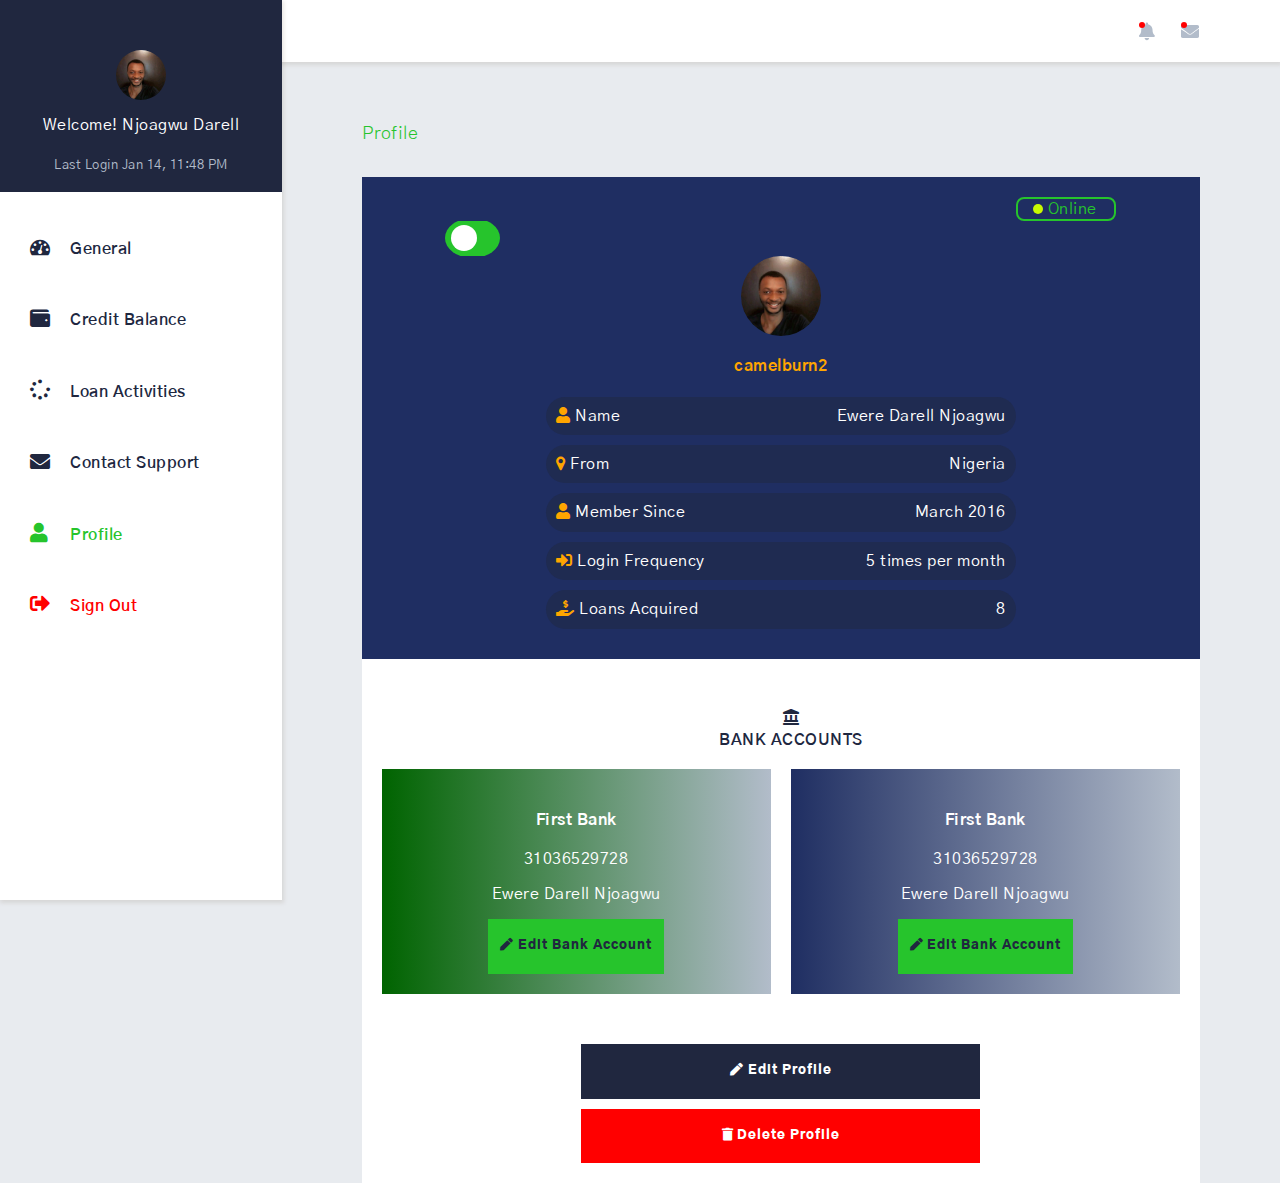
<file: client-pages/profile.html>
<!DOCTYPE html>
<html>
<head>
	<title>Loan Without Limitations</title>
	<meta http-equiv="content-type" content="text/html; charset=UTF-8" />
    <meta charset="utf-8" />
    <meta name="viewport" content="width=device-width, initial-scale=1, maximum-scale=1" />
    <!-- <link rel="preconnect" href="https://fonts.gstatic.com"> -->
<link href="https://fonts.googleapis.com/css2?family=Gothic+A1:wght@100;200;300;400;500;600;700;800;900&display=swap" rel="stylesheet">
	<link rel="stylesheet" type="text/css" href="../temp/styles/styles.css">
	  <link rel="stylesheet" type="text/css" href="https://cdnjs.cloudflare.com/ajax/libs/font-awesome/5.11.2/css/all.css">
	  <link rel="stylesheet" href="https://cdnjs.cloudflare.com/ajax/libs/font-awesome/4.7.0/css/font-awesome.min.css">
</head>
<body id="profile" class="dashboard-body">
	<header id="header" class="site-header site-header--dashboard">
		<div class="wrapper">
			<div class="site-header__menu-content--dashboard">
				<nav class="primary-nav primary-nav--dashboard primary-nav--pull-right">
					<ul>
						<li> 
							<div class="notification-dot"></div>
							<a class="fas fa-envelope icons" href="../inbox/user.html"></a>
						</li>
						<li>
							<div class="notification-dot"></div>
							<a class="fas fa-bell icons" href=""></a>
						</li>
					</ul>
				</nav>
			</div>
			<div id="site-header__dashboard-menu-icon" class="site-header__menu-icon">
				<div class="site-header__menu-icon__middle"></div>
			</div>
		</div>
	</header>
	<div class="modal">
		<div class="side-bar">
			<div class="side-bar__nav-container side-bar__header">
				<div class="side-bar__user-pic">
					<img src="../assets/images/profile_image.jpg">
					<div class="side-bar__username">
						<p>Welcome! <span>Njoagwu Darell</span></p>
					</div>
				</div>
				<div class="side-bar__last-seen">
					<p>Last Login <span>Jan 14, 11:48 PM</span></p>
				</div>
				<!-- <div class="side-bar__item">
					<div class="icons--item">
						<span class="fa fa-dashboard icons--item__icon"></span>
					</div>
					<div class="side-bar__nav-title">General</div>
				</div> -->
			</div>
			<div class="side-bar__nav-container">
				<div class="side-bar__item">
					<div class="icons--item">
						<span class="fa fa-dashboard icons--item__icon"></span>
					</div>
					<div class="side-bar__nav-title"><a href="dashboard.html">General</a></div>
				</div>
			</div>
			<div class="side-bar__nav-container">
				<div class="side-bar__item">
					<div class="icons--item">
						<span class="fas fa-wallet icons--item__icon"></span>
					</div>
					<div class="side-bar__nav-title"><a href="credit-balance.html">Credit Balance</a></div>
				</div>
			</div>
			<div class="side-bar__nav-container">
				<div class="side-bar__item">
					<div class="icons--item">
						<span class="fas fa-spinner icons--item__icon"></span>
					</div>
					<div class="side-bar__nav-title"><a href="loan-activities.html">Loan Activities</a></div>
				</div>
			</div>
			<div class="side-bar__nav-container">
				<div class="side-bar__item">
					<div class="icons--item">
						<span class="fas fa-envelope  icons--item__icon"></span>
					</div>
					<div class="side-bar__nav-title"><a href="contact-support.html">Contact Support</a></div>
				</div>
			</div>
			<div class="side-bar__nav-container">
				<div class="side-bar__item">
					<div class="icons--item active">
						<span class="fas fa-user icons--item__icon"></span>
					</div>
					<div class="side-bar__nav-title"><a href="profile.html" class="active">Profile</a></div>
				</div>
			</div>
			<div class="side-bar__nav-container">
				<div class="side-bar__item">
					<div class="icons--item active--red">
						<span class="fas fa-sign-out-alt icons--item__icon"></span>
					</div>
					<div class="side-bar__nav-title"><a href="profile.html" class="active--red">Sign Out</a></div>
				</div>
			</div>
		</div>
	</div>
	<div id="dashboard-content" class="dashboard-content">
		<div class="wrapper section-pad--t">
			<h3 class="generic-text generic-text--thin dashboard-content__heading">Profile</h3>
			<div class="dashboard-content__container section-pad--block-t">	
				<div class="profile section-pad--block-t">
                    <div class="profile__id-info">  
                        <div id="profile-state" class="profile__state">
                            <div class="profile__user-state">
                                <div class="profile__user-status-dot"></div>
                                <div class="profile__user-status-text">Online</div>
                            </div>
                        </div>
						<div id="profile-state-switch" class="profile__state-switch">
							<div class="toggle-switch">
								<div class="toggle-switch__bg"></div>
								<div class="toggle-switch__circle"></div>
							</div>
						</div>
                        <img class="profile__image" src="../assets/images/profile_image.jpg">
                        <div class="profile__username"><h4>camelburn2</h4></div>
                    </div>
                    <div class="profile__basic-info section-pad--block-b">
						<div class="profile__entry">
                            <div>
                                <span class="profile__entry-icon fas fa-user"></span>
                                <span class="profile__entry-name">Name</span>
                            </div>
                            <div class="profile__entry-value"><span>Ewere Darell Njoagwu</span></div>
                        </div>
                        <div class="profile__entry">
                            <div>
                                <span class="profile__entry-icon fa fa-map-marker"></span>
                                <span class="profile__entry-name">From</span>
                            </div>
                            <div class="profile__entry-value"><span>Nigeria</span></div>
                        </div>
                        <div class="profile__entry">
                            <div>
                                <span class="profile__entry-icon fas fa-user"></span>
                                <span class="profile__entry-name">Member Since</span>
                            </div>
                            <div class="profile__entry-value"><span>March 2016</span></div>
                        </div>
                        <div class="profile__entry">
                            <div>
                                <span class="profile__entry-icon fas fa-sign-in-alt"></span>
                                <span class="profile__entry-name">Login Frequency</span>
                            </div>
                            <div class="profile__entry-value"><span>5 times per month</span></div>
                        </div>
                        <div class="profile__entry">
                            <div>
                                <span class="profile__entry-icon fas fa-hand-holding-usd"></span>
                                <span class="profile__entry-name">Loans Acquired</span>
                            </div>
                            <div class="profile__entry-value"><span>8</span></div>
                        </div>
                    </div>
					<div class="profile__bank-accounts section-pad--t  section-pad--block-l section-pad--block-b">
						<span class="fas fa-landmark profile__bank-icon"></span>
						<h4 class="profile__account-head heading heading--5 heading--center">BANK ACCOUNTS</h4>
						<div class="row row--gutter section-pad--block-r">
							<div class="row__col-6">
								<div class="profile__each-account section-pad--block-t ">
									<div class="profile__bank-details section-pad--block-b section-pad--block-t">
										<div>
											<h4>First Bank</h4>
											<p>31036529728</p>
											<p>Ewere Darell Njoagwu</p>
											<a href="" class="btn btn-centralize btn--center-text btn--active"><span class="fas fa-pen"></span> Edit Bank Account</a>
										</div>
									</div>
								</div>
							</div>
							<div class="row__col-6">
								<div class="profile__each-account section-pad--block-t">
									<div class="profile__bank-details  profile__bank-details--blue section-pad--block-b section-pad--block-t">
										<div>
											<h4>First Bank</h4>
											<p>31036529728</p>
											<p>Ewere Darell Njoagwu</p>
											<a href="" class="btn btn-centralize btn--center-text btn--active"><span class="fas fa-pen"></span> Edit Bank Account</a>
										</div>
									</div>
								</div>
							</div>
						</div>
						<div class="section-pad--block-r">
							<div class="profile__edit-btn">
								<a href="" class="btn  btn--center-text btn--primary"><span class="fas fa-pen"></span> Edit Profile</a>
							</div>
							<div id="delete-btn" class="profile__delete-btn">
								<a href="" class="btn btn--center-text btn--red"><span class="fas fa-trash"></span> Delete Profile</a>
							</div>
						</div>
					</div>
                </div>
			</div>
		</div>
	</div>
	<div id="delete-window" class="universal-modal">
		<div class="universal-modal__container">
			<div class="profile__delete-pop section-pad--block-t section-pad--block-b">
				<h4 class="heading heading--center">Are you sure you want to delete your profile?</h4>
				<div class="profile__del-confirm">
					<div class="universal-modal__delete-no">
						<a href="" class="btn btn--center-text btn--active btn--font-light universal-modal--off">No</a>
					</div>
					<div><a href="" class="btn btn--center-text btn--red btn--font-light">Yes</a></div>	
				</div>
			</div>
		</div>
	</div>
	<script src="../temp/scripts/App.js"></script>
</body>
</html>
</file>
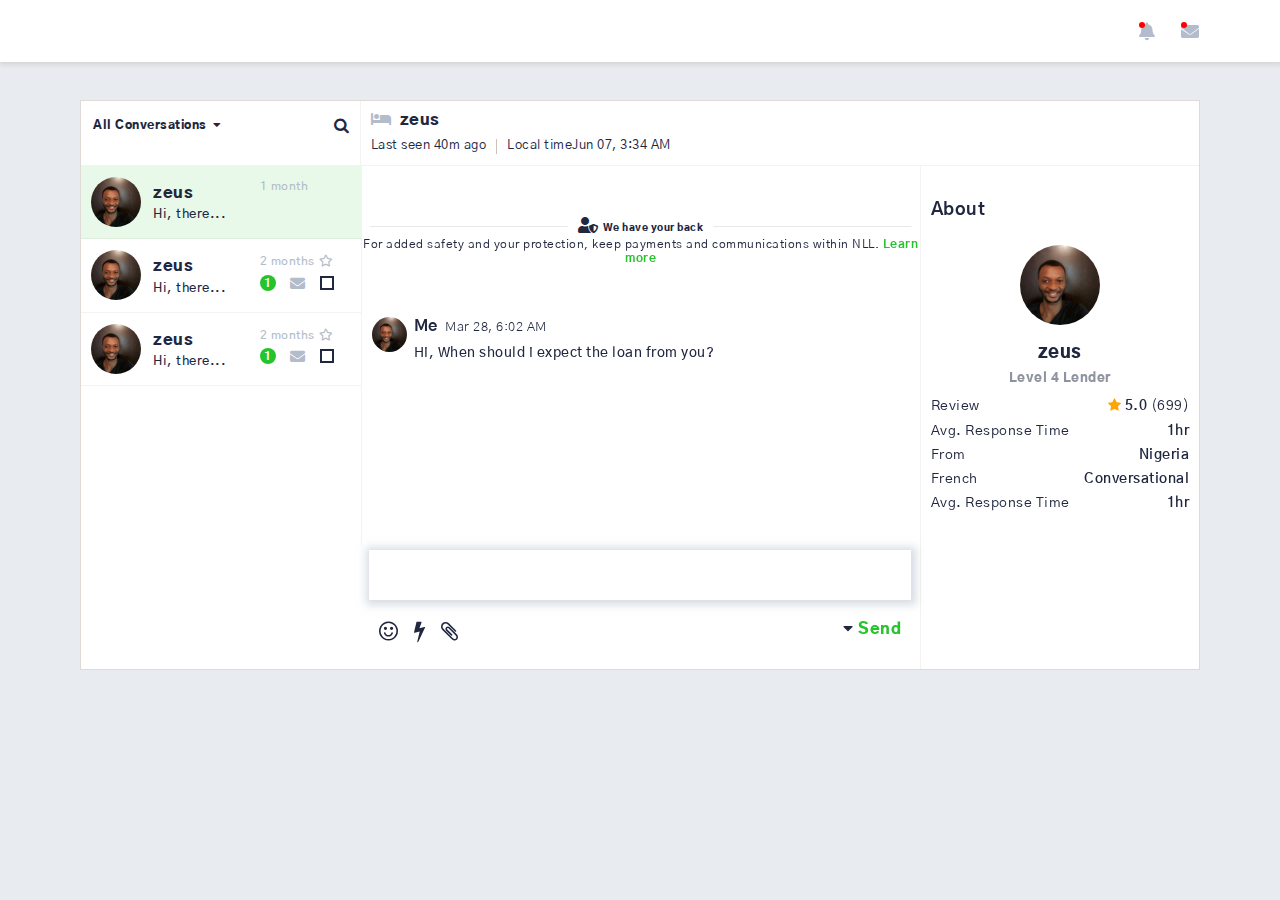
<file: inbox/user.html>
<!DOCTYPE html>
<html>
<head>
	<title>Loan Without Limitations</title>
	<meta http-equiv="content-type" content="text/html; charset=UTF-8" />
    <meta charset="utf-8" />
    <meta name="viewport" content="width=device-width, initial-scale=1, maximum-scale=1" />
    <!-- <link rel="preconnect" href="https://fonts.gstatic.com"> -->
<link href="https://fonts.googleapis.com/css2?family=Gothic+A1:wght@100;200;300;400;500;600;700;800;900&display=swap" rel="stylesheet">
	<link rel="stylesheet" type="text/css" href="../temp/styles/styles.css">
	  <link rel="stylesheet" type="text/css" href="https://cdnjs.cloudflare.com/ajax/libs/font-awesome/5.11.2/css/all.css">
	  <link rel="stylesheet" href="https://cdnjs.cloudflare.com/ajax/libs/font-awesome/4.7.0/css/font-awesome.min.css">
</head>
<body id="inbox-body" class="dashboard-body">
	<header id="header" class="site-header site-header--dashboard">
		<div class="wrapper">
			<div class="site-header__menu-content--dashboard">
				<nav class="primary-nav primary-nav--dashboard primary-nav--pull-right">
					<ul>
						<li> 
							<div class="notification-dot"></div>
							<a class="fas fa-envelope icons" href=""></a>
						</li>
						<li>
							<div class="notification-dot"></div>
							<a class="fas fa-bell icons" href=""></a>
						</li>
					</ul>
				</nav>
			</div>
			<div id="site-header__dashboard-menu-icon" class="site-header__menu-icon">
				<div class="site-header__menu-icon__middle"></div>
			</div>
		</div>
	</header>
	<div class="modal" style="display: none;">
		<div class="side-bar" style="display: none;">
			<div class="side-bar__nav-container side-bar__header">
				<div class="side-bar__user-pic">
					<img src="../assets/images/profile_image.jpg">
					<div class="side-bar__username">
						<p>Welcome! <span>Njoagwu Darell</span></p>
					</div>
				</div>
				<div class="side-bar__last-seen">
					<p>Last Login <span>Jan 14, 11:48 PM</span></p>
				</div>
				<!-- <div class="side-bar__item">
					<div class="icons--item">
						<span class="fa fa-dashboard icons--item__icon"></span>
					</div>
					<div class="side-bar__nav-title">General</div>
				</div> -->
			</div>
			<div class="side-bar__nav-container">
				<div class="side-bar__item">
					<div class="icons--item">
						<span class="fa fa-dashboard icons--item__icon"></span>
					</div>
					<div class="side-bar__nav-title"><a href="dashboard.html">General</a></div>
				</div>
			</div>
			<div class="side-bar__nav-container">
				<div class="side-bar__item">
					<div class="icons--item">
						<span class="fas fa-wallet icons--item__icon"></span>
					</div>
					<div class="side-bar__nav-title"><a href="credit-balance.html" >Credit Balance</a></div>
				</div>
			</div>
			<div class="side-bar__nav-container">
				<div class="side-bar__item">
					<div class="icons--item">
						<span class="fas fa-spinner icons--item__icon"></span>
					</div>
					<div class="side-bar__nav-title"><a href="loan-activities.html">Loan Activities</a></div>
				</div>
			</div>
			<div class="side-bar__nav-container">
				<div class="side-bar__item">
					<div class="icons--item">
						<span class="fas fa-envelope  icons--item__icon"></span>
					</div>
					<div class="side-bar__nav-title"><a href="contact-support.html">Contact Support</a></div>
				</div>
			</div>
			<div class="side-bar__nav-container">
				<div class="side-bar__item">
					<div class="icons--item active">
						<span class="fas fa-user icons--item__icon"></span>
					</div>
					<div class="side-bar__nav-title"><a href="profile.html" class="active">Profile</a></div>
				</div>
			</div>
			<div class="side-bar__nav-container">
				<div class="side-bar__item">
					<div class="icons--item active--red">
						<span class="fas fa-sign-out-alt icons--item__icon"></span>
					</div>
					<div class="side-bar__nav-title"><a href="profile.html" class="active--red">Sign Out</a></div>
				</div>
			</div>
		</div>
	</div>
	<div class="inbox inbox--sm-all"> 
		<div class="wrapper section-pad--t">
			<div class="inbox__container">	
				<div class="row">
					<div class="row__col-3 inbox__all--hide">
						<div class="inbox__all">
							<div class="inbox__all-head">
								<div class="inbox__all-head-search-convo">
									<div id="inbox-all-nav" class="inbox__all-nav">
										<div><p>All Conversations</p></div>
										<div><span class="fas fa-caret-down"></span></div>	
									</div>
									<div class="inbox__search"><span class="fa fa-search"></span></div>
								</div>
								<div class="inbox__convo-actions">
									<!-- <span class="far fa-envelope-open"></span> -->
									<span class="fa fa-file-archive-o"></span>
									<span class="fa fa-star-o"></span>
									<span class="far fa-trash-alt"></span>
									<div class="tooltip tooltip--arch">
										<span>Add to Archive</span>
									</div>
									<div class="tooltip tooltip--star">
										<span>Star</span>
									</div>
									<div class="tooltip tooltip--del">
										<span>Delete</span>
									</div>
								</div>
								<div id="inbox-nav-menu" class="inbox__nav-menu">
									<div class="inbox__nav-list-con">
										<ul class="inbox__nav-list-ul inbox__nav-list-ul--first">
											<li class="inbox__nav-list-li">
												<a href="">All Coversations</a>
											</li>
											<li class="inbox__nav-list-li">
												<a href="">Unread</a>
											</li>
											<li class="inbox__nav-list-li">
												<a href="">starred</a>
											</li>
										</ul>
										<ul class="inbox__nav-list-ul">
											<li class="inbox__nav-list-li">
												<a href="">Archived</a>
											</li>
											<li class="inbox__nav-list-li">
												<a href="">Spam</a>
											</li>
										</ul>
									</div>
								</div>
								<div class="inbox__search-bar-wrapper">
									<div class="inbox__search-bar">
										<div class="inbox__d-search-bar">
											<input placeholder="Search a username" type="search" name="message-search">
										</div>
										<div>
											<span class="inbox__search-bar-close">Close</span>
										</div>
									</div>
								</div>
							</div>
							<div id="inbox-sender-all-body" class="inbox__sender-all-body">
								<div class="inbox__all-body-wrapper">
									<div class="inbox__sender inbox__sender--active">
										<div class="inbox__sender-container">
											<div class="inbox__sender-pix-name-txt">
												<div class="inbox__sender-pix">
													<img src="../assets/images/profile_image.jpg">
												</div>
												<div class="inbox__sender-name-txt">
													<div class="inbox__sender-name"><p>zeus</p></div>
													<div class="inbox__sender-txt"><p>Hi, there...</p></div>
												</div>
											</div>
											<div>
												<div class="inbox__sender-last-chat"><p>1 month</p></div>
												<!-- <div class="inbox__read">
													<div class="inbox__unread-count"><p>1</p></div>
													<div><span class="fas fa-envelope"></span></div>
												</div> -->
											</div>
										</div>
									</div>
									<div class="inbox__sender">
										<div class="inbox__sender-container">
											<div class="inbox__sender-pix-name-txt">
												<div class="inbox__sender-pix">
													<img src="../assets/images/profile_image.jpg">
												</div>
												<div class="inbox__sender-name-txt">
													<div class="inbox__sender-name"><p>zeus</p></div>
													<div class="inbox__sender-txt"><p>Hi, there...</p></div>
												</div>
											</div>
											<div class="inbox__sender-mcm">
												<div class="inbox__sender-star-chat">
													<span class="inbox__sender-last-chat">2 months</span>
													<span class="far fa-star"></span>
												</div>
												<div class="inbox__read">
													<div class="inbox__unread-count"><p>1</p></div>
													<div><span class="fas fa-envelope"></span></div>
													<div class="inbox__checkbox">
														<span class="fas fa-check"></span>
														<input type="checkbox" class="check-input">
													</div>
												</div>
											</div>
										</div>
									</div>
									<div class="inbox__sender  crom">
										<div class="inbox__sender-container">
											<div class="inbox__sender-pix-name-txt">
												<div class="inbox__sender-pix">
													<img src="../assets/images/profile_image.jpg">
												</div>
												<div class="inbox__sender-name-txt">
													<div class="inbox__sender-name"><p>zeus</p></div>
													<div class="inbox__sender-txt"><p>Hi, there...</p></div>
												</div>
											</div>
											<div class="inbox__sender-mcm">
												<div class="inbox__sender-star-chat">
													<span class="inbox__sender-last-chat">2 months</span>
													<span class="far fa-star"></span>
												</div>
												<div class="inbox__read">
													<div class="inbox__unread-count"><p>1</p></div>
													<div><span class="fas fa-envelope"></span></div>
													<div class="inbox__checkbox">
														<span class="fas fa-check"></span>
														<input type="checkbox" class="check-input">
													</div>
												</div>
											</div>
										</div>
									</div>
								</div>
							</div>
						</div>
					</div>
					<div class="row__col-6 inbox__chat--hide">
						<div class="inbox__chat-head">
							<div class="inbox__sleep-icon"><span class="fas fa-bed"></span></div>
							<div class="inbox__username"><span>zeus</span></div>
							<div class="inbox__last-time">
								<div class="inbox__last-seen">
									<span>Last seen 40m ago</span>
								</div>
								<div class="inbox__local-time"><span>Local timeJun 07, 3:34 AM</span></div>
							</div>
						</div>
						<div class="inbox__message-flow">
							<div class="inbox__chat-body">
								<div class="inbox__guarantee-cont">
									<div class="inbox__guarantee">
										<div class="inbox__guarantee-icon">
											<span class="fas fa-user-shield"></span>
										</div>
										<div class="inbox__guarantee-txt">
											<span>We have your back</span>
										</div>
									</div>
								</div>
								<div class="inbox__advice">
									<p>For added safety and your protection, keep payments and communications within NLL. <a href="">Learn more</a></p>
								</div>
								<div class="inbox__cht-ent">
									<div class="inbox__cht-ent-img"><img src="../assets/images/profile_image.jpg"></div>
									<div class="inbox__cht-ent-con">
										<div class="inbox__cht-ent-head">
											<span class="inbox__cht-ent-user">Me</span>
											<span class="inbox__cht-ent-time">Mar 28, 6:02 AM</span>
											<div class="inbox__rep-spa-con">
												<div class="inbox__fla-rep">
													<span class="fas fa-flag"></span>
													<span class="">Report</span>
												</div>
												<div class="inbox__spa-spa">
													<span class="fas fa-exclamation-triangle"></span>
													<span class="">Spam</span>
												</div>
											</div>
										</div>
										<div class="inbox__cht-ent-txt">
											<p>Hi, When should i expect the loan from you?</p>
										</div>
									</div>
								</div>
							</div>
							<div class="inbox__chat-uploader">
								<div class="inbox__txt-area-container">
									<textarea autofocus class="inbox__txt-area"></textarea>
								</div>
								<div class="inbox__send-tools">
									<div class="inbox__send-icons">
										<span class="fa fa-smile-o"></span>
										<span class="fa fa-bolt"></span>
										<span class="fa fa-paperclip"></span>
									</div>
									<div>
										<span class="fas fa-caret-down"></span>
										<span class="inbox__send-btn">Send</span>	
									</div>
								</div>
							</div>
						</div>
					</div>
					<div class="row__col-3 inbox__about--hide">
						<div class="inbox__about-head">
						</div>
						<div class="inbox__about-body">
							<h4>About</h4>
							<div class="inbox__about-id">
								<div><img src="../assets/images/profile_image.jpg"></div>
								<div class="inbox__about-name">
									<p class="inbox__username">zeus</p>
								</div>
								<div class="inbox__about-level">
									<p class="generic-text generic-text--thick">Level 4 Lender</p>
								</div>
							</div>
							<div class="inbox__about-bio">
								<div class="inbox__about-bio-each">
									<div class="inbox__about-review">Review</div>
									<div class="inbox__about-rating">
										<span class="fa fa-star"></span>
										<span class="inbox__about-rating-container">
											<span class="inbox__about-rating-point inbox__about-val">5.0</span>
											<span class="inbox__about-rating-volume">(699)</span>
										</span>
									</div>
								</div>
								<div class="inbox__about-bio-each">
									<div class="inbox__about-review">Avg. Response Time</div>
									<div class="inbox__about-rating">
										<span class="inbox__about-val">1hr</span>
									</div>
								</div>
								<div class="inbox__about-bio-each">
									<div class="inbox__about-prop">From</div>
									<div class="inbox__about-rating">
										<span class="inbox__about-val">Nigeria</span>
									</div>
								</div>
								<div class="inbox__about-bio-each">
									<div class="inbox__about-review">French</div>
									<div class="inbox__about-rating">
										<span class="inbox__about-val">Conversational</span>
									</div>
								</div>
								<div class="inbox__about-bio-each">
									<div class="inbox__about-review">Avg. Response Time</div>
									<div class="inbox__about-rating">
										<span class="inbox__about-val">1hr</span>
									</div>
								</div>
							</div>
						</div>
					</div>
				</div>
			</div>
		</div>
	</div>
	<script src="../temp/scripts/App.js"></script>
</body>
</html>
</file>
